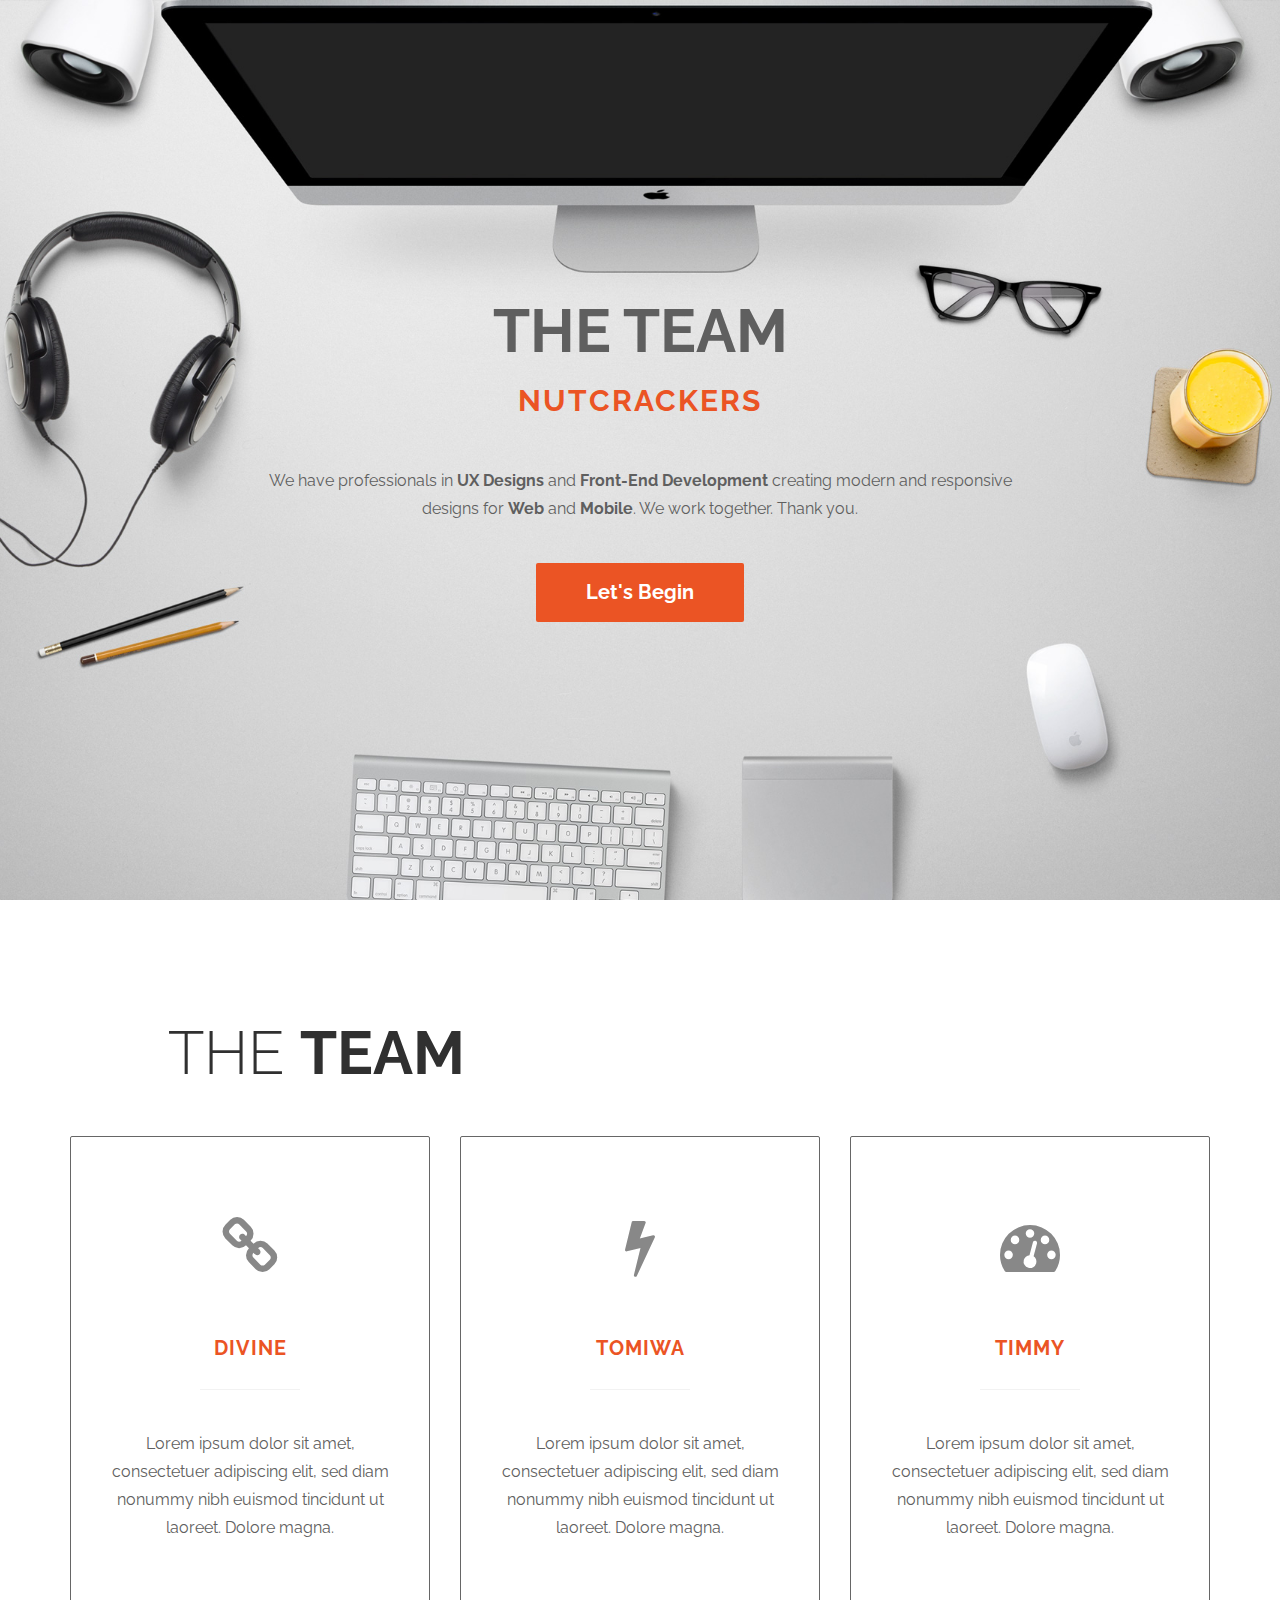
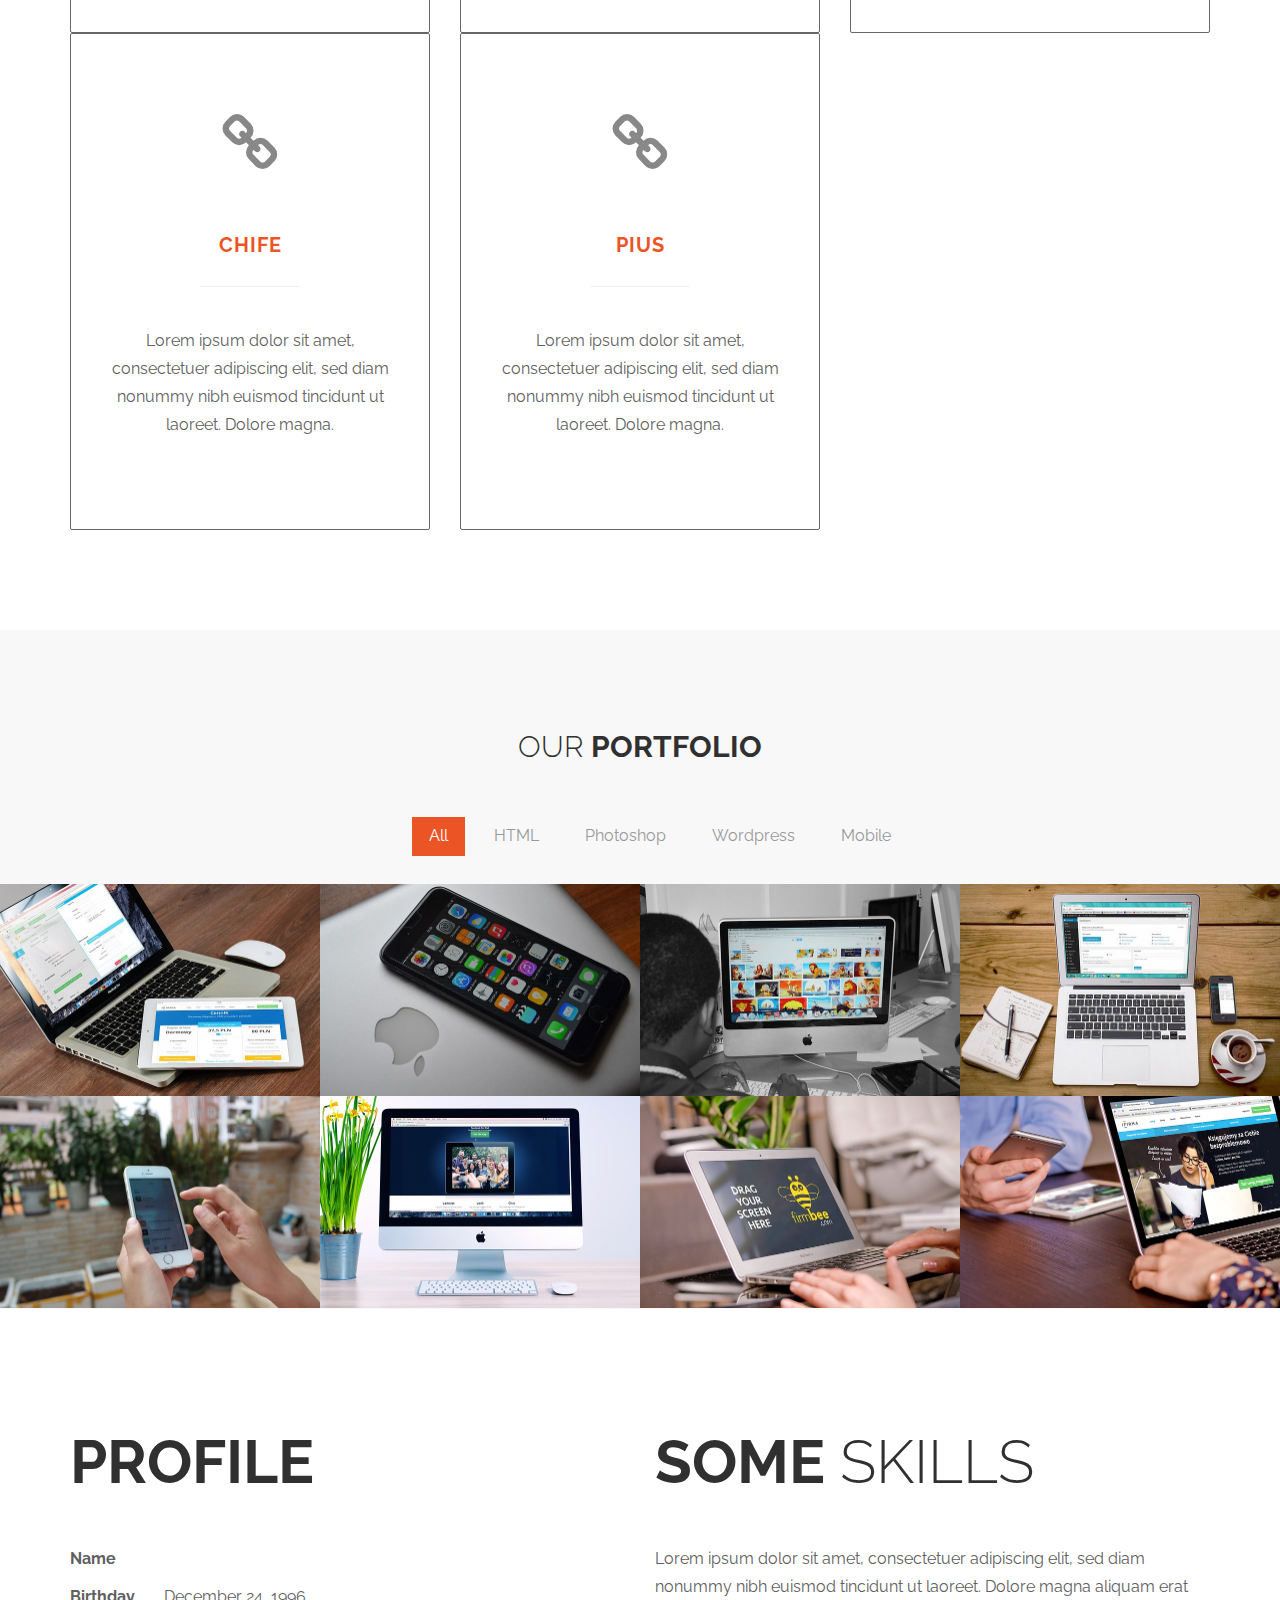
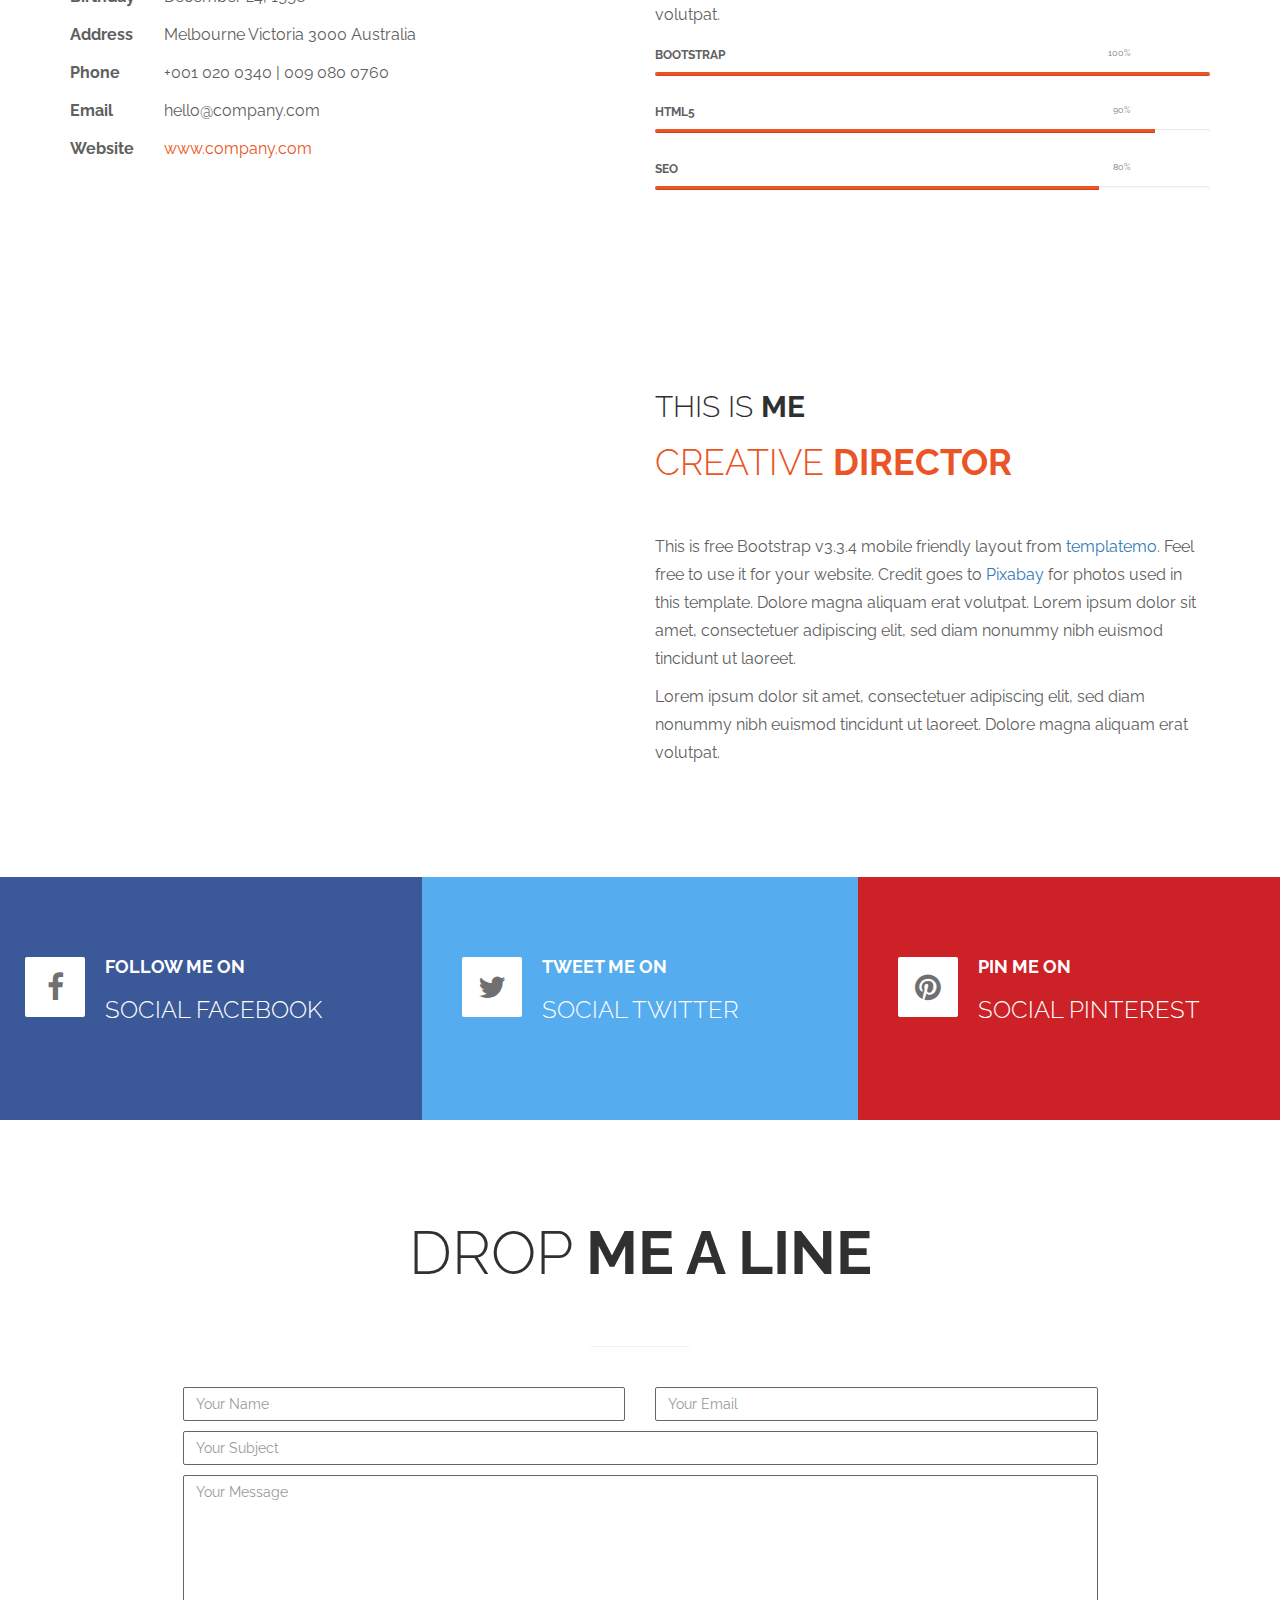
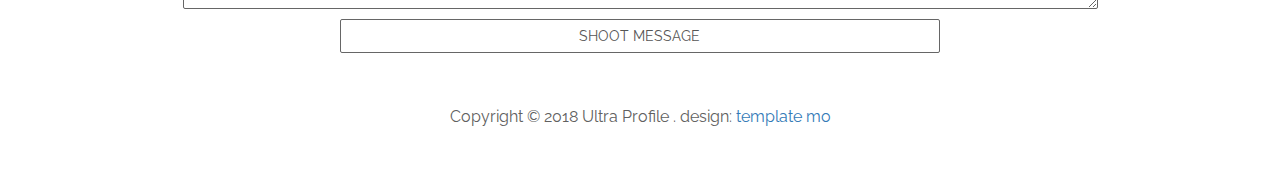
<file: DIVINE WEBDESIGN/index.html>
<!DOCTYPE html>
<html lang="en">
<head>
	<meta charset="utf-8">
	<meta http-equiv="X-UA-Compatible" content="IE=Edge">
	<meta name="viewport" content="width=device-width, initial-scale=1">
	<meta name="keywords" content="">
	<meta name="description" content="">
	<!-- SITE TITLE -->
	<title>Ultra Profile HTML5 Template</title>

	<!-- STYLESHEETS -->
	<link rel="stylesheet" href="css/bootstrap.min.css">
	<link rel="stylesheet" href="css/font-awesome.min.css">
	<link rel="stylesheet" href="css/templatemo-style.css">
	<link href='//fonts.googleapis.com/css?family=Raleway:400,300,600,700' rel='stylesheet' type='text/css'>
<!-- 

Ultra Profile

https://templatemo.com/tm-464-ultra-profile

-->
</head>
<body data-spy="scroll" data-target="#rock-navigation">
	<!-- START NAVIGATION -->
	<div class="navbar navbar-default bs-dos-nav navbar-fixed-top sticky-navigation" role="navigation">
		<div class="container">

			<div class="navbar-header">
				<button class="navbar-toggle" data-toggle="collapse" data-target="#rock-navigation">
					<span class="icon icon-bar"></span>
					<span class="icon icon-bar"></span>
					<span class="icon icon-bar"></span>
				</button>
				<a href="#" class="navbar-brand">Ultra Profile</a>
			</div>
			<nav class="collapse navbar-collapse" id="rock-navigation">
				<ul class="nav navbar-nav navbar-right main-navigation text-uppercase">
					<li><a href="#home" class="smoothScroll">Home</a></li>
					<li><a href="#work" class="smoothScroll">My Work</a></li>
					<li><a href="#portfolio" class="smoothScroll">Portfolio</a></li>
					<li><a href="#resume" class="smoothScroll">Resume</a></li>
					<li><a href="#about" class="smoothScroll">About</a></li>
					<li><a href="#contact" class="smoothScroll">Contact</a></li>
				</ul>
			</nav>

		</div>
	</div>
	<!-- END NAVIGATION -->

	<!-- START HOME -->
	<section id="home" class="templatemo-home">
		<div class="container">
			<div class="row">
				<div class="col-md-2 col-sm-1"></div>
				<div class="col-md-8 col-sm-10">
					<h1 class="tm-home-title"><strong>The Team</strong></h1>
					<h2 class="tm-home-subtitle">NutCrackers</h2>
					<p>We have professionals in <strong>UX Designs</strong> and <strong>Front-End Development</strong> creating modern and responsive designs for <strong>Web</strong> and <strong>Mobile</strong>. We work together. Thank you.</p>
					<a href="#work" class="btn btn-default smoothScroll tm-view-more-btn">Let's Begin</a>
				</div>
				<div class="col-md-2 col-sm-1"></div>
			</div>
		</div>
	</section>
	<!-- END HOME -->

	<!-- START work -->
	<section id="work" class="tm-padding-top-bottom-100">
		<div class="container">
			<div class="row">
				<div class="col-md-offset-1 col-md-11">
					<h2 class="title">The <strong>Team</strong></h2>						
				</div>
				<div class="col-md-4 col-sm-4">
					<div class="work-wrapper">
						<i class="fa fa-link"></i>
						<h3 class="text-uppercase tm-work-h3">Divine</h3>
						<hr>
						<p>Lorem ipsum dolor sit amet, consectetuer adipiscing elit, sed diam nonummy nibh euismod tincidunt ut laoreet. Dolore magna.</p>
					</div>
				</div>
				<div class="col-md-4 col-sm-4">
					<div class="work-wrapper">
						<i class="fa fa-flash"></i>
						<h3 class="text-uppercase tm-work-h3">Tomiwa</h3>
						<hr>
						<p>Lorem ipsum dolor sit amet, consectetuer adipiscing elit, sed diam nonummy nibh euismod tincidunt ut laoreet. Dolore magna.</p>
					</div>
				</div>
				<div class="col-md-4 col-sm-4">
					<div class="work-wrapper">
						<i class="fa fa-dashboard"></i>
						<h3 class="text-uppercase tm-work-h3">Timmy</h3>
						<hr>
						<p>Lorem ipsum dolor sit amet, consectetuer adipiscing elit, sed diam nonummy nibh euismod tincidunt ut laoreet. Dolore magna.</p>
					</div>
				</div>
				<div class="col-md-4 col-sm-4">
					<div class="work-wrapper">
						<i class="fa fa-link"></i>
						<h3 class="text-uppercase tm-work-h3">Chife</h3>
						<hr>
						<p>Lorem ipsum dolor sit amet, consectetuer adipiscing elit, sed diam nonummy nibh euismod tincidunt ut laoreet. Dolore magna.</p>
					</div>
				</div>
				<div class="col-md-4 col-sm-4">
					<div class="work-wrapper">
						<i class="fa fa-link"></i>
						<h3 class="text-uppercase tm-work-h3">Pius</h3>
						<hr>
						<p>Lorem ipsum dolor sit amet, consectetuer adipiscing elit, sed diam nonummy nibh euismod tincidunt ut laoreet. Dolore magna.</p>
					</div>
				</div>
			</div>
		</div>
	</section>
	<!-- END work -->

	<!-- START PORTFOLIO -->
	<section id="portfolio" class="tm-portfolio">
		<div class="container">
			<div class="row">
				<div class="col-md-12 wow bounce">
					<div class="title">
						<h2 class="tm-portfolio-title">Our <strong>Portfolio</strong></h2>
					</div>

					<!-- START ISO SECTION -->
					<div class="iso-section">
						<ul class="filter-wrapper clearfix">
							<li><a href="#" class="opc-main-bg selected" data-filter="*">All</a></li>
							<li><a href="#" class="opc-main-bg" data-filter=".html">HTML</a></li>
							<li><a href="#" class="opc-main-bg" data-filter=".photoshop">Photoshop</a></li>
							<li><a href="#" class="opc-main-bg" data-filter=".wordpress">Wordpress</a></li>
							<li><a href="#" class="opc-main-bg" data-filter=".mobile">Mobile</a></li>
						</ul>
						<div class="iso-box-section">
							<div class="iso-box-wrapper col4-iso-box">
								<div class="iso-box html photoshop wordpress mobile col-md-3 col-sm-3 col-xs-12">
									<div class="portfolio-thumb">
										<img src="images/portfolio-img1.jpg" class="fluid-img" alt="portfolio img">
										<div class="portfolio-overlay">
											<h3 class="portfolio-item-title">UX Design</h3>
											<p>Lorem ipsum dolor sit amet, consectetuer adipiscing elit, sed diam nonumm.</p>
										</div>
									</div>
								</div>
								<div class="iso-box html wordpress mobile col-md-3 col-sm-3 col-xs-12">
									<div class="portfolio-thumb">
										<img src="images/portfolio-img2.jpg" class="fluid-img" alt="portfolio img">
										<div class="portfolio-overlay">
											<h3 class="portfolio-item-title">UX Design</h3>
											<p>Lorem ipsum dolor sit amet, consectetuer adipiscing elit, sed diam nonumm.</p>
										</div>
									</div>
								</div>
								<div class="iso-box wordpress col-md-3 col-sm-3 col-xs-12">
									<div class="portfolio-thumb">
										<img src="images/portfolio-img3.jpg" class="fluid-img" alt="portfolio img">
										<div class="portfolio-overlay">
											<h3 class="portfolio-item-title">UX Design</h3>
											<p>Lorem ipsum dolor sit amet, consectetuer adipiscing elit, sed diam nonumm.</p>
										</div>
									</div>
								</div>
								<div class="iso-box html mobile col-md-3 col-sm-3 col-xs-12">
									<div class="portfolio-thumb">
										<img src="images/portfolio-img4.jpg" class="fluid-img" alt="portfolio img">
										<div class="portfolio-overlay">
											<h3 class="portfolio-item-title">UX Design</h3>
											<p>Lorem ipsum dolor sit amet, consectetuer adipiscing elit, sed diam nonumm.</p>
										</div>
									</div>
								</div>
								<div class="iso-box wordpress col-md-3 col-sm-3 col-xs-12">
									<div class="portfolio-thumb">
										<img src="images/portfolio-img5.jpg" class="fluid-img" alt="portfolio img">
										<div class="portfolio-overlay">
											<h3 class="portfolio-item-title">UX Design</h3>
											<p>Lorem ipsum dolor sit amet, consectetuer adipiscing elit, sed diam nonumm.</p>
										</div>
									</div>
								</div>
								<div class="iso-box html photoshop col-md-3 col-sm-3 col-xs-12">
									<div class="portfolio-thumb">
										<img src="images/portfolio-img6.jpg" class="fluid-img" alt="portfolio img">
										<div class="portfolio-overlay">
											<h3 class="portfolio-item-title">UX Design</h3>
											<p>Lorem ipsum dolor sit amet, consectetuer adipiscing elit, sed diam nonumm.</p>
										</div>
									</div>
								</div>
								<div class="iso-box photoshop col-md-3 col-sm-3 col-xs-12">
									<div class="portfolio-thumb">
										<img src="images/portfolio-img7.jpg" class="fluid-img" alt="portfolio img">
										<div class="portfolio-overlay">
											<h3 class="portfolio-item-title">UX Design</h3>
											<p>Lorem ipsum dolor sit amet, consectetuer adipiscing elit, sed diam nonumm.</p>
										</div>
									</div>
								</div>
								<div class="iso-box wordpress col-md-3 col-sm-3 col-xs-12">
									<div class="portfolio-thumb">
										<img src="images/portfolio-img8.jpg" class="fluid-img" alt="portfolio img">
										<div class="portfolio-overlay">
											<h3 class="portfolio-item-title">UX Design</h3>
											<p>Lorem ipsum dolor sit amet, consectetuer adipiscing elit, sed diam nonumm.</p>
										</div>
									</div>
								</div>
							</div>
						</div>
					</div>
				</div>
			</div>
		</div>
	</section>
	<!-- END PORTFOLIO -->

	<!-- START RESUME -->
	<section id="resume" class="tm-padding-top-bottom-100">
		<div class="container">
			<div class="row">
				<div class="col-md-6 col-sm-6">					
					<h2 class="title"><strong>Profile</strong></h2>
					<p><span class="tm-info-label">Name</span> </p>
					<p><span class="tm-info-label">Birthday</span> December 24, 1996</p>
					<p><span class="tm-info-label">Address</span> Melbourne Victoria 3000 Australia</p>
					<p><span class="tm-info-label">Phone</span> +001 020 0340 | 009 080 0760</p>
					<p><span class="tm-info-label">Email</span> hello@company.com</p>
					<p><span class="tm-info-label">Website</span> <a href="#" class="tm-red-text">www.company.com</a></p>
				</div>
				<div class="col-md-6 col-sm-6">
					<h2 class="title"><strong>Some</strong> Skills</h2>
					<p>Lorem ipsum dolor sit amet, consectetuer adipiscing elit, sed diam nonummy nibh euismod tincidunt ut laoreet. Dolore magna aliquam erat volutpat.</p>
					<h4 class="tm-progress-label">Bootstrap <small class="progress-percent-small">100%</small></h4>
					<div class="progress tm-progress">
						<div class="progress-bar progress-bar-danger" role="progressbar" aria-valuenow="100" aria-valuemin="0" aria-valuemax="100" style="width: 100%;"></div>
					</div>
					<h4 class="tm-progress-label">HTML5 <small class="progress-percent-small">90%</small></h4>
					<div class="progress tm-progress">
						<div class="progress-bar progress-bar-danger" role="progressbar" aria-valuenow="90" aria-valuemin="0" aria-valuemax="100" style="width: 90%;"></div>
					</div>
					<h4 class="tm-progress-label">SEO <small class="progress-percent-small">80%</small></h4>
					<div class="progress tm-progress">
						<div class="progress-bar progress-bar-danger" role="progressbar" aria-valuenow="80" aria-valuemin="0" aria-valuemax="100" style="width: 80%;"></div>
					</div>
				</div>
			</div>
		</div>
	</section>
	<!-- END RESUME -->

	<!-- START ABOUT -->
	<section id="about" class="tm-about">
		<div class="container">
			<div class="row">
				<div class="col-md-offset-6 col-md-6 col-sm-offset-6 col-sm-7">
					<div class="title">
						<h2>This is <strong>me</strong></h2>
						<h1 class="tm-red-text">Creative <strong>Director</strong></h1>
					</div>
					<p>This is free Bootstrap v3.3.4 mobile friendly layout from <a rel="nofollow" href="https://templatemo.com">templatemo</a>. Feel free to use it for your website. Credit goes to <a rel="nofollow" href="https://pixabay.com">Pixabay</a> for photos used in this template. Dolore magna aliquam erat volutpat. Lorem ipsum dolor sit amet, consectetuer adipiscing elit, sed diam nonummy nibh euismod tincidunt ut laoreet.</p>
					<p>Lorem ipsum dolor sit amet, consectetuer adipiscing elit, sed diam nonummy nibh euismod tincidunt ut laoreet. Dolore magna aliquam erat volutpat.</p>
				</div>
			</div>
		</div>
	</section>
	<!-- END ABOUT -->

	<!-- START SOCIAL -->
	<section id="social" class="tm-social">
		<div class="container">
			<div class="row">
				<div class="col-md-4 col-sm-4 wow rotateInUpLeft" data-wow-delay="0.3s">
					<div class="media facebook">
						<a href="#">
							<div class="media-object pull-left">
								<i class="fa fa-facebook"></i>
							</div>
							<div class="media-body">
								<h4 class="media-heading tm-social-title">Follow me on</h4>
								<h3>Social Facebook</h3>
							</div>
						</a>
					</div>
				</div>
				<div class="col-md-4 col-sm-4 wow rotateInUpLeft" data-wow-delay="0.6s">
					<div class="media twitter">
						<a href="#">
							<div class="media-object pull-left">
								<i class="fa fa-twitter"></i>
							</div>
							<div class="media-body">
								<h4 class="media-heading tm-social-title">Tweet me on</h4>
								<h3>Social Twitter</h3>
							</div>
						</a>
					</div>
				</div>
				<div class="col-md-4 col-sm-4 wow rotateInUpLeft" data-wow-delay="0.9s">
					<div class="media pinterest">
						<a href="#">
							<div class="media-object pull-left">
								<i class="fa fa-pinterest"></i>
							</div>
							<div class="media-body">
								<h4 class="media-heading tm-social-title">Pin me on</h4>
								<h3>Social Pinterest</h3>
							</div>
						</a>
					</div>
				</div>
			</div>
		</div>
	</section>
	<!-- END SOCIAL -->

	<!-- START CONTACT -->
	<section id="contact" class="tm-contact">
		<div class="container">
			<div class="row">
				<div class="col-md-12">					
					<h2 class="title">Drop <strong>me a line</strong></h2>
					<hr>					
				</div>
				<div class="col-md-1 col-sm-1"></div>
				<div class="col-md-10 col-sm-10">
					<form action="#" method="post">
						<div class="col-md-6 col-sm-6">
							<input class="form-control" type="text" placeholder="Your Name">
						</div>
						<div class="col-md-6 col-sm-6">
							<input class="form-control" type="email" placeholder="Your Email">
						</div>
						<div class="col-md-12 col-sm-12">
							<input class="form-control" type="text" placeholder="Your Subject">
							<textarea class="form-control" placeholder="Your Message" rows="6"></textarea>
						</div>
						<div class="col-md-offset-2 col-md-8 col-sm-offset-2 col-sm-8">
							<input class="form-control" type="submit" value="SHOOT MESSAGE">
						</div>
					</form>
				</div>
				<div class="col-md-1 col-sm-1"></div>
				<div class="col-md-12 col-sm-12">
					<p>Copyright &copy; 2018 Ultra Profile
                    . design: <a rel="nofollow noopener" href="https://templatemo.com">template mo</a></p>
				</div>
			</div>
		</div>
	</section>
	<!-- END CONTACT -->
	<script src="js/jquery.js"></script>
	<script src="js/bootstrap.min.js"></script>
	<script src="js/smoothscroll.js"></script>
	<script src="js/jquery.nav.js"></script>
	<script src="js/isotope.js"></script>
	<script src="js/imagesloaded.min.js"></script>
	<script src="js/custom.js"></script>
</body>
</html>
</file>
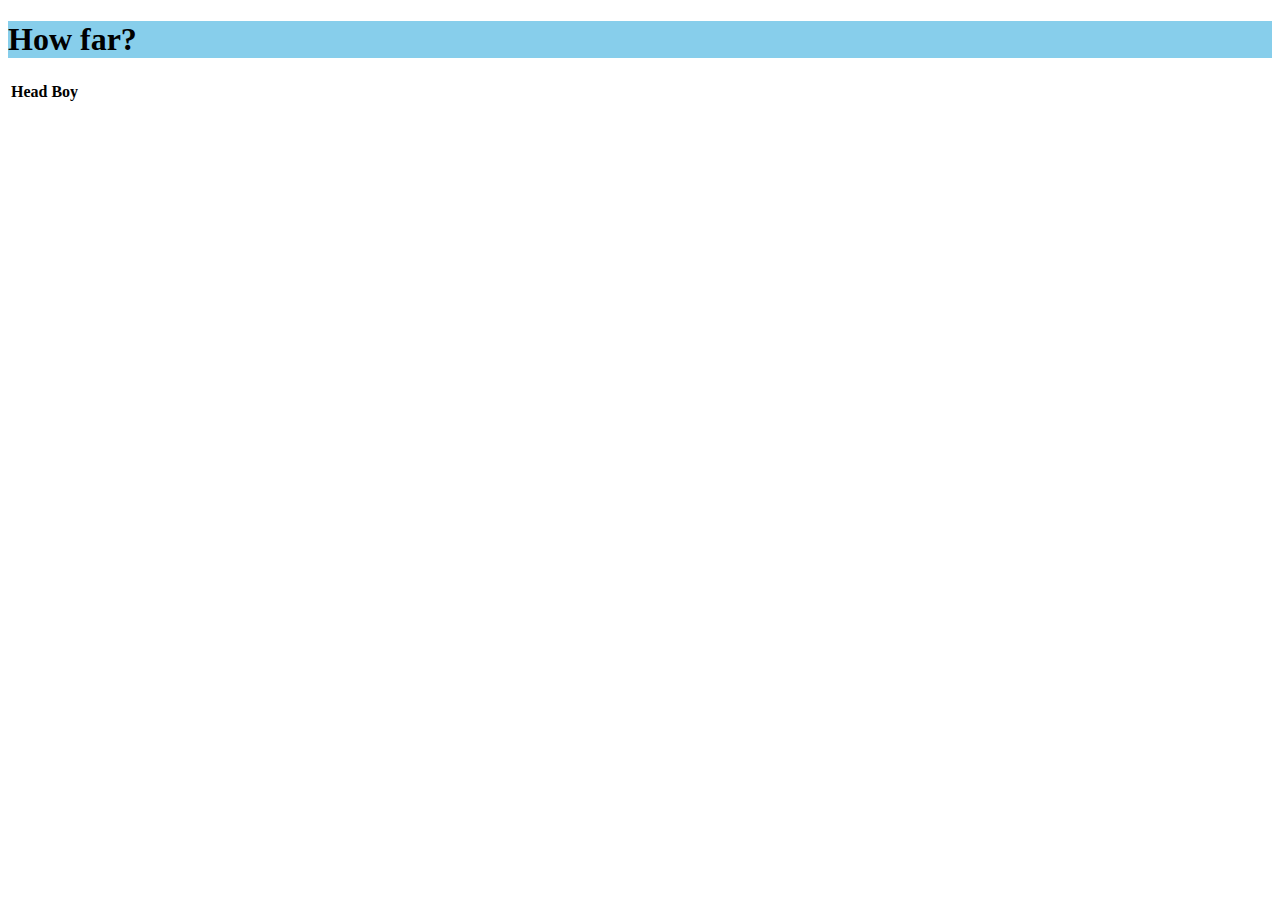
<file: DIVINE WEBDESIGN/ASSETS/index.html>
<!DOCTYPE html>
<html lang="en">
<head>
    <meta charset="UTF-8">
    <meta http-equiv="X-UA-Compatible" content="IE=edge">
    <meta name="viewport" content="width=device-width, initial-scale=1.0">
    <title>Document</title>
    <style>
        h1 {
            background-color: skyblue;
            background-size: contain;
        }
    </style>
</head>
<body>
    <h1>How far?</h1>
    <table>
        <thead>
            <tr>
                <th colspan="2">Head Boy</th>
            </tr>
        </thead>
        <tbody>
            <tr>
                <td></td>
            </tr>
        </tbody>
    </table>
    <form action=""></form>
</body>
</html>
</file>
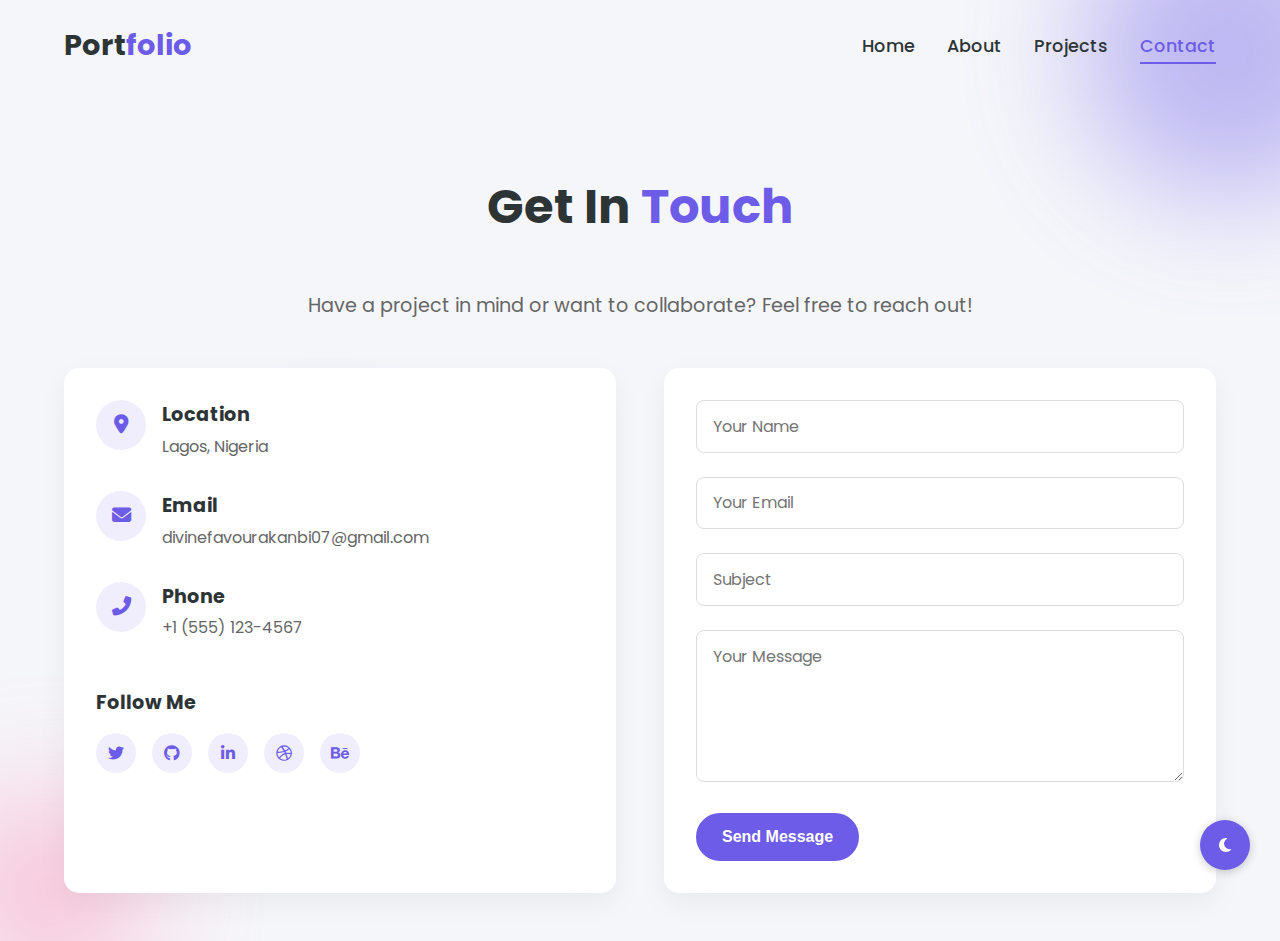
<file: contact.html>
<!DOCTYPE html>
<html lang="en">
<head>
    <meta charset="UTF-8">
    <meta name="viewport" content="width=device-width, initial-scale=1.0">
    <title>Creative Portfolio | Contact</title>
    <link rel="stylesheet" href="https://cdnjs.cloudflare.com/ajax/libs/font-awesome/6.4.0/css/all.min.css">
    <link href="https://fonts.googleapis.com/css2?family=Poppins:wght@300;400;600;700&display=swap" rel="stylesheet">
    <link rel="stylesheet" href="styles.css">
</head>
<body>
    <div class="container">
        <!-- Navigation -->
        <nav class="nav">
            <div class="nav-logo">
                <a href="index.html" class="logo">Port<span>folio</span></a>
            </div>
            <div class="nav-links" id="nav-links">
                <a href="index.html">Home</a>
                <a href="about.html">About</a>
                <a href="projects.html">Projects</a>
                <a href="contact.html" class="active">Contact</a>
                <div class="nav-close" id="nav-close">
                    <i class="fas fa-times"></i>
                </div>
            </div>
            <div class="nav-toggle" id="nav-toggle">
                <i class="fas fa-bars"></i>
            </div>
        </nav>

        <!-- Contact Page Content -->
        <main class="contact">
            <h1 class="page-title">Get In <span>Touch</span></h1>
            <p class="page-subtitle">Have a project in mind or want to collaborate? Feel free to reach out!</p>
            
            <div class="contact-container">
                <div class="contact-info">
                    <div class="info-box">
                        <div class="icon">
                            <i class="fas fa-map-marker-alt"></i>
                        </div>
                        <div class="details">
                            <h3>Location</h3>
                            <p>Lagos, Nigeria</p>
                        </div>
                    </div>
                    
                    <div class="info-box">
                        <div class="icon">
                            <i class="fas fa-envelope"></i>
                        </div>
                        <div class="details">
                            <h3>Email</h3>
                            <p>divinefavourakanbi07@gmail.com</p>
                        </div>
                    </div>
                    
                    <div class="info-box">
                        <div class="icon">
                            <i class="fas fa-phone-alt"></i>
                        </div>
                        <div class="details">
                            <h3>Phone</h3>
                            <p>+1 (555) 123-4567</p>
                        </div>
                    </div>
                    
                    <div class="social-links">
                        <h3>Follow Me</h3>
                        <div class="links">
                            <a href="#"><i class="fab fa-twitter"></i></a>
                            <a href="#"><i class="fab fa-github"></i></a>
                            <a href="#"><i class="fab fa-linkedin-in"></i></a>
                            <a href="#"><i class="fab fa-dribbble"></i></a>
                            <a href="#"><i class="fab fa-behance"></i></a>
                        </div>
                    </div>
                </div>
                
                <div class="contact-form">
                    <form id="contactForm">
                        <div class="form-group">
                            <input type="text" id="name" placeholder="Your Name" required>
                        </div>
                        <div class="form-group">
                            <input type="email" id="email" placeholder="Your Email" required>
                        </div>
                        <div class="form-group">
                            <input type="text" id="subject" placeholder="Subject">
                        </div>
                        <div class="form-group">
                            <textarea id="message" rows="5" placeholder="Your Message" required></textarea>
                        </div>
                        <button type="submit" class="btn btn-primary">Send Message</button>
                    </form>
                </div>
            </div>
        </main>

        <!-- Floating Shapes for Background -->
        <div class="shape shape-1"></div>
        <div class="shape shape-2"></div>
        <div class="shape shape-3"></div>
    </div>

    <script src="script.js"></script>
</body>
</html>
</file>
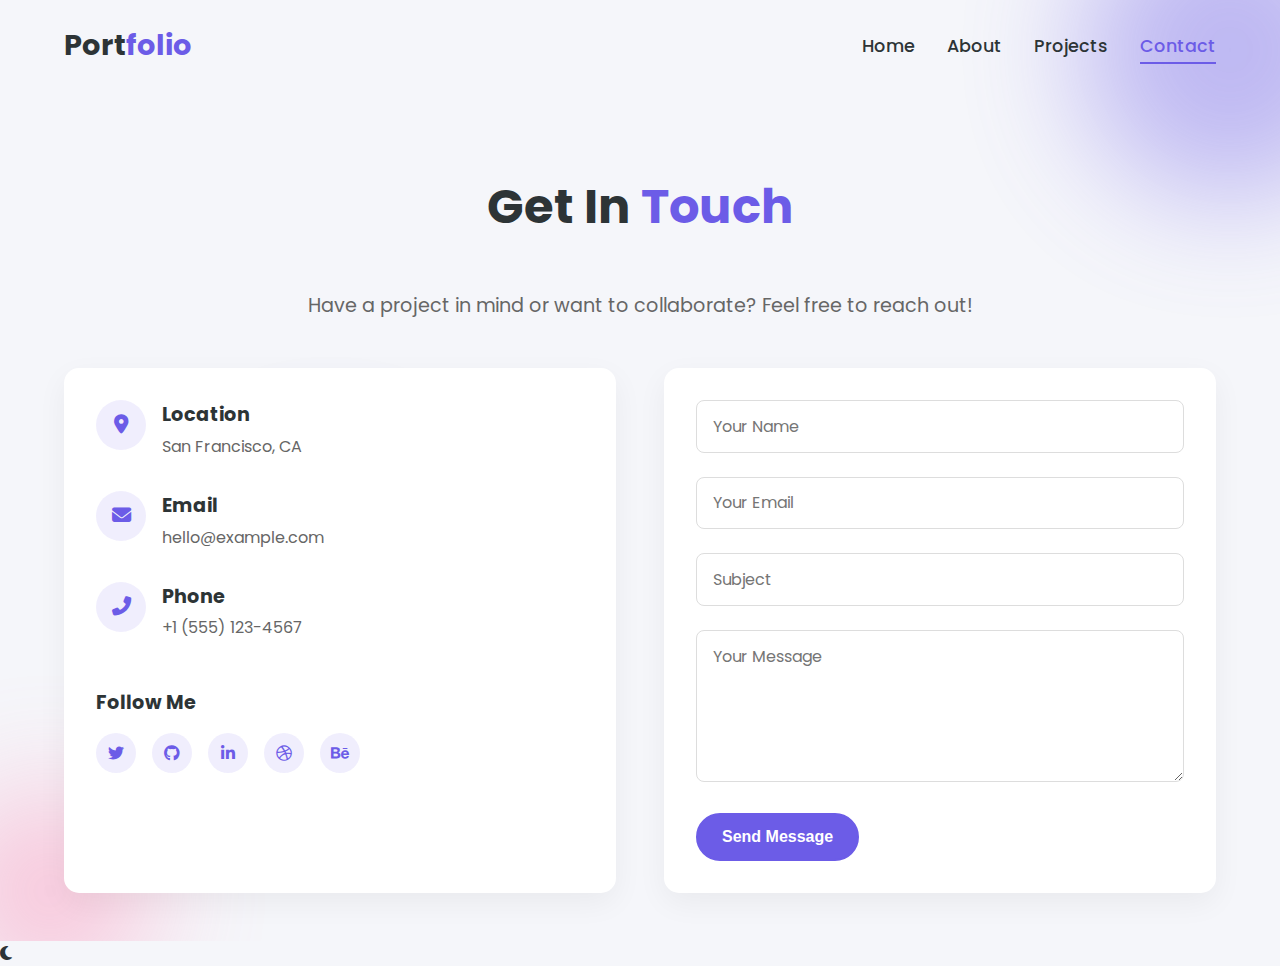
<file: Portfolio Site/contact.html>
<!DOCTYPE html>
<html lang="en">
<head>
    <meta charset="UTF-8">
    <meta name="viewport" content="width=device-width, initial-scale=1.0">
    <title>Creative Portfolio | Contact</title>
    <link rel="stylesheet" href="https://cdnjs.cloudflare.com/ajax/libs/font-awesome/6.4.0/css/all.min.css">
    <link href="https://fonts.googleapis.com/css2?family=Poppins:wght@300;400;600;700&display=swap" rel="stylesheet">
    <link rel="stylesheet" href="styles.css">
</head>
<body>
    <div class="container">
        <!-- Navigation -->
        <nav class="nav">
            <div class="nav-logo">
                <a href="index.html" class="logo">Port<span>folio</span></a>
            </div>
            <div class="nav-links" id="nav-links">
                <a href="index.html">Home</a>
                <a href="about.html">About</a>
                <a href="projects.html">Projects</a>
                <a href="contact.html" class="active">Contact</a>
                <div class="nav-close" id="nav-close">
                    <i class="fas fa-times"></i>
                </div>
            </div>
            <div class="nav-toggle" id="nav-toggle">
                <i class="fas fa-bars"></i>
            </div>
        </nav>

        <!-- Contact Page Content -->
        <main class="contact">
            <h1 class="page-title">Get In <span>Touch</span></h1>
            <p class="page-subtitle">Have a project in mind or want to collaborate? Feel free to reach out!</p>
            
            <div class="contact-container">
                <div class="contact-info">
                    <div class="info-box">
                        <div class="icon">
                            <i class="fas fa-map-marker-alt"></i>
                        </div>
                        <div class="details">
                            <h3>Location</h3>
                            <p>San Francisco, CA</p>
                        </div>
                    </div>
                    
                    <div class="info-box">
                        <div class="icon">
                            <i class="fas fa-envelope"></i>
                        </div>
                        <div class="details">
                            <h3>Email</h3>
                            <p>hello@example.com</p>
                        </div>
                    </div>
                    
                    <div class="info-box">
                        <div class="icon">
                            <i class="fas fa-phone-alt"></i>
                        </div>
                        <div class="details">
                            <h3>Phone</h3>
                            <p>+1 (555) 123-4567</p>
                        </div>
                    </div>
                    
                    <div class="social-links">
                        <h3>Follow Me</h3>
                        <div class="links">
                            <a href="#"><i class="fab fa-twitter"></i></a>
                            <a href="#"><i class="fab fa-github"></i></a>
                            <a href="#"><i class="fab fa-linkedin-in"></i></a>
                            <a href="#"><i class="fab fa-dribbble"></i></a>
                            <a href="#"><i class="fab fa-behance"></i></a>
                        </div>
                    </div>
                </div>
                
                <div class="contact-form">
                    <form id="contactForm">
                        <div class="form-group">
                            <input type="text" id="name" placeholder="Your Name" required>
                        </div>
                        <div class="form-group">
                            <input type="email" id="email" placeholder="Your Email" required>
                        </div>
                        <div class="form-group">
                            <input type="text" id="subject" placeholder="Subject">
                        </div>
                        <div class="form-group">
                            <textarea id="message" rows="5" placeholder="Your Message" required></textarea>
                        </div>
                        <button type="submit" class="btn btn-primary">Send Message</button>
                    </form>
                </div>
            </div>
        </main>

        <!-- Floating Shapes for Background -->
        <div class="shape shape-1"></div>
        <div class="shape shape-2"></div>
        <div class="shape shape-3"></div>
    </div>

    <script src="script.js"></script>
</body>
</html>
</file>
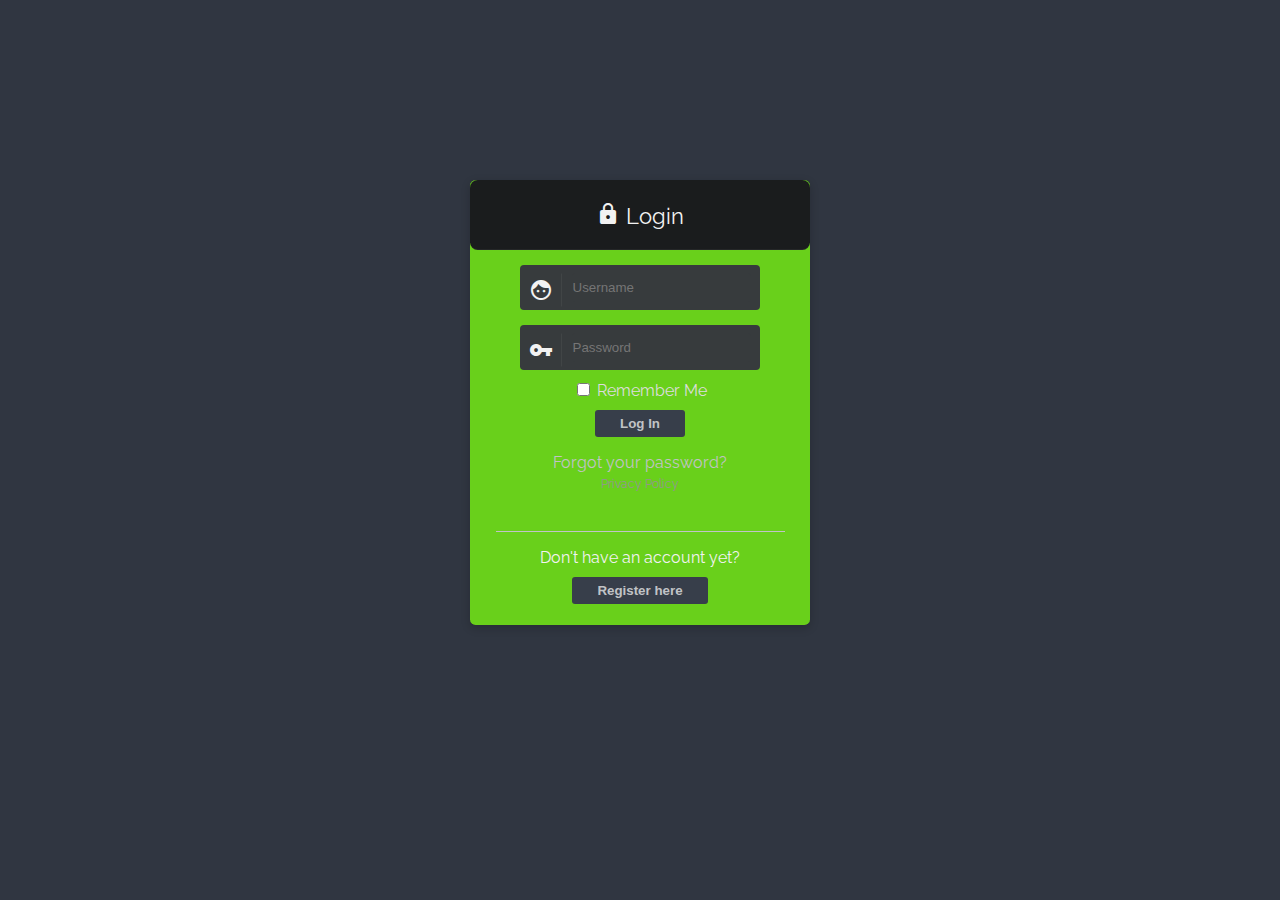
<file: DIVINE WEBDESIGN/ASSETS/login.html>
<html>

<head>
    <meta charset="UTF-8">
    <title>Login</title>
    <meta name="description" content="Login - Register Template">
    <meta name="author" content="Lorenzo Angelino aka MrLolok">
    <meta name="viewport" content="width=device-width, initial-scale=1.0">
    <link href="https://fonts.googleapis.com/icon?family=Material+Icons" rel="stylesheet">
    <link rel="stylesheet" href="CSS/main.css">
    <style>
        body {
            background-color: #303641;
        }
    </style>
</head>

<body>
    <div id="container-login">
        <div id="title">
            <i class="material-icons lock">lock</i> Login
        </div>

        <form>
            <div class="input">
                <div class="input-addon">
                    <i class="material-icons">face</i>
                </div>
                <input id="username" placeholder="Username" type="text" required class="validate" autocomplete="off">
            </div>

            <div class="clearfix"></div>

            <div class="input">
                <div class="input-addon">
                    <i class="material-icons">vpn_key</i>
                </div>
                <input id="password" placeholder="Password" type="password" required class="validate" autocomplete="off">
            </div>

            <div class="remember-me">
                <input type="checkbox">
                <span style="color: #DDD">Remember Me</span>
            </div>

            <input type="submit" value="Log In" />
        </form>

        <div class="forgot-password">
            <a href="#">Forgot your password?</a>
        </div>
        <div class="privacy">
            <a href="#">Privacy Policy</a>
        </div>

        <div class="register">
            Don't have an account yet?
            <a href="register.html"><button id="register-link">Register here</button></a>
        </div>
    </div>
</body>

</html>
</file>
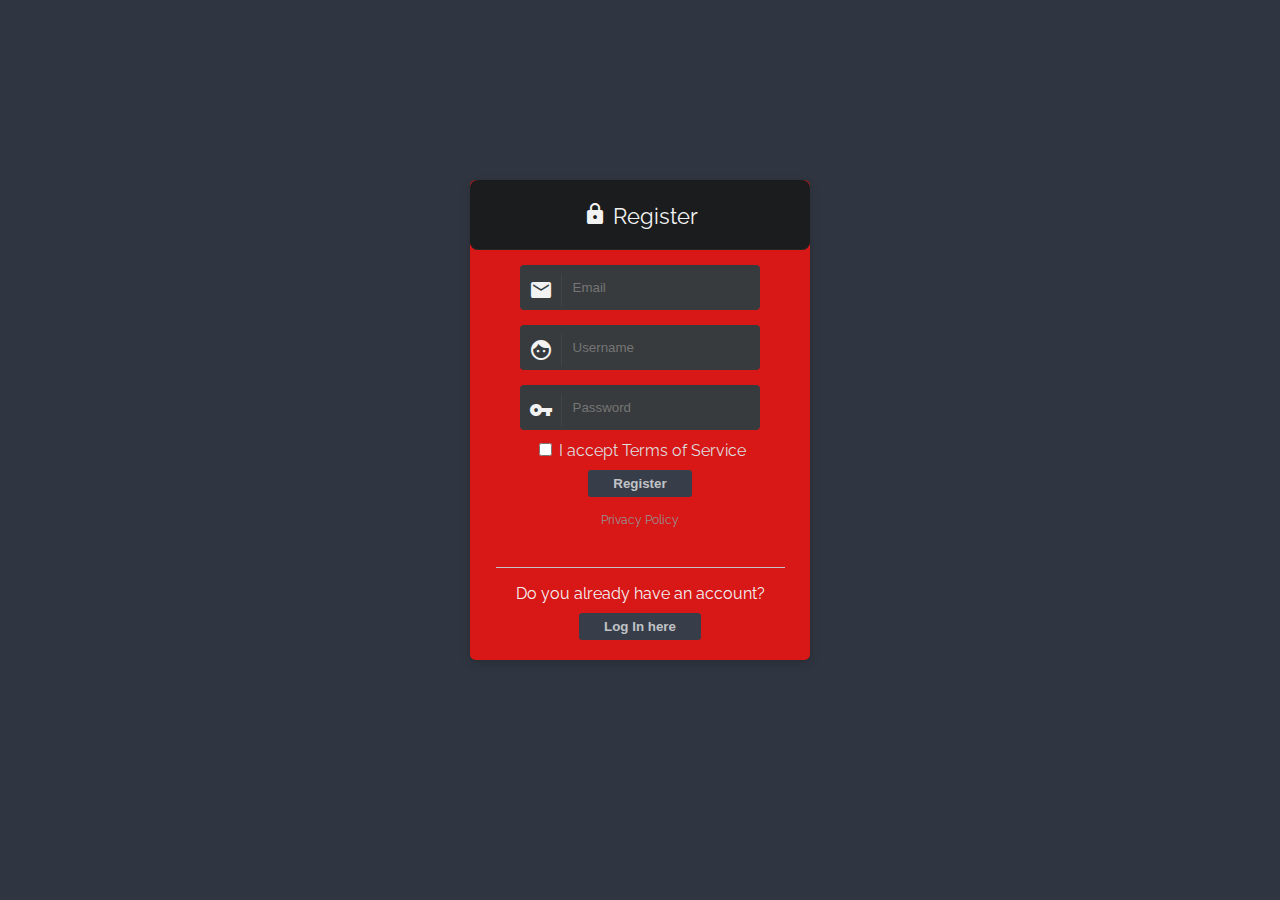
<file: DIVINE WEBDESIGN/ASSETS/register.html>
<html>

<head>
    <meta charset="UTF-8">
    <title>Register</title>
    <meta name="description" content="Login - Register Template">
    <meta name="author" content="Lorenzo Angelino aka MrLolok">
    <meta name="viewport" content="width=device-width, initial-scale=1.0">
    <link rel="stylesheet" href="CSS/main.css">
    <link href="https://fonts.googleapis.com/icon?family=Material+Icons" rel="stylesheet">
    <style>
        body {
            background-color: #303641;
        }
    </style>
</head>

<body>
    <div id="container-register">
        <div id="title">
            <i class="material-icons lock">lock</i> Register
        </div>

        <form>
            <div class="input">
                <div class="input-addon">
                    <i class="material-icons">email</i>
                </div>
                <input id="email" placeholder="Email" type="email" required class="validate" autocomplete="off">
            </div>

            <div class="clearfix"></div>

            <div class="input">
                <div class="input-addon">
                    <i class="material-icons">face</i>
                </div>
                <input id="username" placeholder="Username" type="text" required class="validate" autocomplete="off">
            </div>

            <div class="clearfix"></div>

            <div class="input">
                <div class="input-addon">
                    <i class="material-icons">vpn_key</i>
                </div>
                <input id="password" placeholder="Password" type="password" required class="validate" autocomplete="off">
            </div>

            <div class="remember-me">
                <input type="checkbox">
                <span style="color: #DDD">I accept Terms of Service</span>
            </div>

            <input type="submit" value="Register" />
        </form>

        <div class="privacy">
            <a href="#">Privacy Policy</a>
        </div>

        <div class="register">
            Do you already have an account?
            <a href="login.html"><button id="register-link">Log In here</button></a>
        </div>
    </div>
</body>

</html>
</file>
<file: DIVINE WEBDESIGN/css/templatemo-style.css>
/*

Ultra Profile

https://templatemo.com/tm-464-ultra-profile

*/

body {
  background: #ffffff;
  font-family: 'Raleway', sans-serif;
  font-size: 16px;
  color: #606060;
  position: relative;
}
html, body {
  width: 100%;
  overflow-x: hidden;
}
h1,h2,h3 { font-weight: 300; }
p { line-height: 28px; }
hr {
  border-color: #f2f2f2;
  width: 100px;
  margin-bottom: 40px;
}
.title {
  color: #303030;
  font-size: 60px;
  padding-bottom: 40px;
  text-transform: uppercase;
}

/* START NAVIGATION */
.sticky-navigation { opacity: 0; }
.navbar-default {
  background: #fff;
  border: none;
  -webkit-box-shadow: 0 2px 8px 0 rgba(50, 50, 50, 0.08);
          box-shadow: 0 2px 8px 0 rgba(50, 50, 50, 0.08);
  margin: 0;
  padding: 0;
}
.navbar-default .navbar-brand {
  color: #212227;
  font-weight: bold;
  font-size: 30px;
  line-height: 45px;
  padding: 10px 0 0 12px;
}
.navbar-default .navbar-nav li a {
  color: #202020;
  font-size: 13px;
  font-weight: bold;
  line-height: 45px;
  letter-spacing: 1px;
}
.navbar-default .navbar-nav li a:hover { color: #eb5424; }
.navbar-default .navbar-nav > li > a:hover,
.navbar-default .navbar-nav > li > a:focus {
  color: #eb5424;
  background-color: transparent;
}
.navbar-default .navbar-nav > .active > a,
.navbar-default .navbar-nav > .active > a:hover,
.navbar-default .navbar-nav > .active > a:focus {
  color: #eb5424;
  background-color: transparent;
}
.navbar-default .navbar-toggle {
  border: none;
  padding-top: 10px;
}
.navbar-default .navbar-toggle .icon-bar {
  background: #eb5424;
  border-color: transparent;
}
.navbar-default .navbar-toggle:hover,
.navbar-default .navbar-toggle:focus { background-color: transparent }
/* END NAVIGATION */

/* START HOME */
.templatemo-home {
  background: url('../images/home-bg.jpg');
  background-size: cover;
  background-attachment: fixed;
  background-position: center center;
  color: #5f5f5f;
  display: -webkit-box;
  display: -webkit-flex;
  display: -ms-flexbox;
  display: flex;
  -webkit-box-align: center;
  -webkit-align-items: center;
      -ms-flex-align: center;
          align-items: center;
  text-align: center;  
  height: 100vh;
}
.tm-home-title,
 .tm-home-subtitle {
  text-transform: uppercase;
 }
.tm-home-title { font-size: 60px; }
.tm-home-subtitle {
  color: #eb5424;
  font-weight: bold;
  padding-bottom: 40px;
  letter-spacing: 2px;
}
.tm-view-more-btn {
  background: #eb5424;
  color: #ffffff;
  border: none;
  border-radius: 2px;
  font-size: 20px;
  font-weight: 700;
  margin-top: 30px;
  padding: 15px 50px;
  -webkit-transition: all 0.6s ease-in;
          transition: all 0.6s ease-in;
}
.tm-view-more-btn:hover {
  background: #ffffff;
  color: #eb5424;
}
/* END HOME */

/* START WORK */
.tm-padding-top-bottom-100 {
  padding-top: 100px;
  padding-bottom: 100px;
}
.tm-work-h3 {
  color: #eb5424;
  font-size: 20px;
  font-weight: bold;
  letter-spacing: 1px;
  padding-bottom: 10px;
}
.work-wrapper {
  border: 1px solid #666;
  border-radius: 2px;
  text-align: center;
  padding: 80px 40px 80px 40px;
  -webkit-transition: all 0.6s ease-in;
          transition: all 0.6s ease-in;
}

.work-wrapper:hover { border-color: #eb5424; }
.work-wrapper .fa {
  color: #888888;
  font-size: 60px;
  padding-bottom: 40px;
}
/* END WORK */

/* START PORTFOLIO */
.tm-portfolio {
  background: #f8f8f8;
  padding-top: 80px;
}
.tm-portfolio .container {
  width: 100%;
  padding: 0;
  margin: 0;
}
.tm-portfolio .col-md-3,
 .tm-portfolio .col-sm-3 {
  padding: 0;
  margin: 0;
}
.tm-portfolio-title {
  text-align: center;
  text-transform: uppercase;
}
.portfolio-item-title {
  font-weight: bold;
  margin-top: 10px;
  text-transform: uppercase;
}
.portfolio-thumb {
  overflow: hidden;
  margin: 0;
  position: relative;
}
.portfolio-overlay {
  display: -webkit-box;
  display: -webkit-flex;
  display: -ms-flexbox;
  display: flex;
  -webkit-box-orient: vertical;
  -webkit-box-direction: normal;
  -webkit-flex-direction: column;
      -ms-flex-direction: column;
          flex-direction: column;
  -webkit-box-pack: center;
  -webkit-justify-content: center;
      -ms-flex-pack: center;
          justify-content: center;
  background: #eb5424;
  color: #ffffff;
  top: 0;
  right: 0;
  left: 0;
  bottom: 0;
  width: 100%;
  height: 100%;  
  padding: 0 40px;
  text-align: center;
  position: absolute;
  opacity: 0;
  transition: all 0.4s ease-in-out;
  -webkit-transition: all 0.4s ease-in-out;
  -moz-transition: all 0.4s ease-in-out;
  -ms-transition: all 0.4s ease-in-out;
}
.portfolio-thumb:hover .portfolio-overlay {
  opacity: 0.8;  
  -webkit-transform: scale(1.0);
  -ms-transform: scale(1.0);
  transform: scale(1.0);
}
.portfolio-overlay .fa {
  border: 1px solid #666;
  border-radius: 0;
  color: #666;
  width: 40px;
  height: 40px;
  line-height: 40px;
  text-align: center;
  text-decoration: none;
  margin-right: 6px;
  margin-bottom: 10px;
}

/* FILTER CSS */
.filter-wrapper {
  width: 100%;
  margin: 0 0 24px 0;
  overflow: hidden;
  text-align: center;
}
.filter-wrapper li {
  display: inline-block;
  margin: 4px;
}
.filter-wrapper li a {
  color: #999999;
  padding: 8px 17px;
  display: block;
  text-decoration: none;
  transition: all 0.4s ease-in-out;
  -webkit-transition: all 0.4s ease-in-out;
  -moz-transition: all 0.4s ease-in-out;
  -ms-transition: all 0.4s ease-in-out;
}
.filter-wrapper li a:focus,
 .filter-wrapper li a:hover,
 .filter-wrapper li a.selected {
  background: #eb5424;
  border-color: transparent;
  color: #ffffff;
}

/* ISOTOPE BOX CSS */
.iso-box-section { width: 100%; }
.iso-box-wrapper {
  width: 100%;
  padding: 0;
  clear: both;
  position: relative;
}
.iso-box {
  position: relative;
  min-height: 50px;
  float: left;
  overflow: hidden;
  margin-bottom: 20px;
}
.iso-box > a {
  display: block;
  width: 100%;
  height: 100%;
  overflow: hidden;
}
.iso-box > a {
  display: block;
  width: 100%;
  height: 100%;
  overflow: hidden;
}
.fluid-img {
  width: 100%;
  display: block;
  height: auto;
}
/* END PORTFOLIO */

/* START RESUME */
.tm-red-text { color: #eb5424; }
.tm-info-label {
  font-weight: bold;
  display: inline-block;
  width: 90px;
}
.tm-progress {
  background: #fff;
  border-radius: 2px;
  height: 4px;
}
.progress-bar-danger { background: #eb5424; }
.tm-progress-label {
  font-size: 12px;
  font-weight: bold;
  padding-top: 10px;
  text-transform: uppercase;
}
.progress-percent-small {
  display: block;
  float: right;
  padding-right: 80px;
}
/* END RESUME */

/* START ABOUT */
.tm-about {
  background: url('../images/about-bg.jpg');
  background-size: cover;
  background-attachment: fixed;
  background-position: center center;
  padding-top: 60px;
  padding-bottom: 100px;
}
/* END ABOUT */

/* START SOCIAL */
.tm-social {
  text-transform: uppercase;
}
.tm-social .container {
  width: 100%;
  padding: 0;
  margin: 0;
}
.tm-social .col-md-4 {
  padding: 0;
  margin: 0;
}
.facebook:hover,
.twitter:hover,
.pinterest:hover {
  background: #202020;
}
.facebook { background: #3b5998; }
.twitter { background: #55acee; }
.pinterest { background: #cc2127; }
.media {
  padding: 80px 40px 80px 40px;
  -webkit-transition: all 0.6s ease-in;
          transition: all 0.6s ease-in;
}
.tm-social a {
  color: #ffffff;
  display: inline-block;
  text-decoration: none;
}
.tm-social .media .fa {
  background: #ffffff;
  border-radius: 2px;
  color: #707070;
  font-size: 30px;
  width: 60px;
  height: 60px;
  line-height: 60px;
  text-align: center;
  margin-right: 20px;
}
.tm-social-title {
  font-family: 'Raleway', sans-serif;
  font-weight: bold;
}
/* END SOCIAL */

/* START CONTACT */
.tm-contact {
  text-align: center;
  padding-top: 80px;
  padding-bottom: 40px;
}
.form-control {
  background: transparent;
  border: 1px solid #666;
  border-radius: 2px;
  -webkit-box-shadow: none;
          box-shadow: none;
  margin-bottom: 10px;
  -webkit-transition: all 0.6s ease-in;
          transition: all 0.6s ease-in;
}
.form-control:focus,
 .form-control:hover {
  background: #202020;
  color: #ffffff;
}
input { height: 50px; }
.tm-contact p { padding-top: 40px; }
/* END CONTACT */

@media screen and (max-device-width: 1024px){
  .templatemo-home {
    background-attachment: scroll;
  }
}

/* START MEDIA 980 */
@media screen and (max-width:980px){
  .portfolio-overlay  { padding-top: 10px; }
}
/* END MEDIA 980 */

@media screen and (max-width: 767px) {
  .tm-home-title { font-size: 40px; }
}

/* START MEDIA 360 */
@media screen and (max-width:360px){
  .navbar-default .navbar-brand {  padding-top: 2px; }
}
/* END MEDIA 360 */
</file>
<file: styles.css>
/* Global Styles */
:root {
    --primary-color: #6c5ce7;
    --secondary-color: #a29bfe;
    --accent-color: #fd79a8;
    --dark-color: #2d3436;
    --light-color: #f5f6fa;
    --success-color: #00b894;
    --warning-color: #fdcb6e;
    --danger-color: #d63031;
    --info-color: #0984e3;
}

* {
    margin: 0;
    padding: 0;
    box-sizing: border-box;
}

html {
    scroll-behavior: smooth;
}

body {
    font-family: 'Poppins', sans-serif;
    background-color: var(--light-color);
    color: var(--dark-color);
    overflow-x: hidden;
}

.container {
    width: 100%;
    min-height: 100vh;
    position: relative;
    overflow: hidden;
}

/* Navigation */
.nav {
    display: flex;
    justify-content: space-between;
    align-items: center;
    padding: 1.5rem 5%;
    position: relative;
    z-index: 100;
}

.nav-logo .logo {
    font-size: 1.8rem;
    font-weight: 700;
    text-decoration: none;
    color: var(--dark-color);
    transition: all 0.3s ease;
}

.logo span {
    color: var(--primary-color);
}

.nav-links {
    display: flex;
    gap: 2rem;
}

.nav-links a {
    text-decoration: none;
    color: var(--dark-color);
    font-weight: 500;
    font-size: 1.1rem;
    position: relative;
    transition: all 0.3s ease;
}

.nav-links a::after {
    content: '';
    position: absolute;
    bottom: -5px;
    left: 0;
    width: 0;
    height: 2px;
    background-color: var(--primary-color);
    transition: width 0.3s ease;
}

.nav-links a:hover::after,
.nav-links a.active::after {
    width: 100%;
}

.nav-links a:hover,
.nav-links a.active {
    color: var(--primary-color);
}

.nav-toggle, .nav-close {
    display: none;
    cursor: pointer;
    font-size: 1.5rem;
    color: var(--dark-color);
}

/* Buttons */
.btn {
    padding: 0.8rem 1.5rem;
    border-radius: 50px;
    font-size: 1rem;
    font-weight: 600;
    text-decoration: none;
    transition: all 0.3s ease;
    display: inline-block;
    text-align: center;
    cursor: pointer;
}

.btn-primary {
    background-color: var(--primary-color);
    color: white;
    border: 2px solid var(--primary-color);
}

.btn-primary:hover {
    background-color: transparent;
    color: var(--primary-color);
    transform: translateY(-3px);
    box-shadow: 0 10px 20px rgba(108, 92, 231, 0.2);
}

.btn-secondary {
    background-color: transparent;
    color: var(--primary-color);
    border: 2px solid var(--primary-color);
    margin-left: 1rem;
}

.btn-secondary:hover {
    background-color: var(--primary-color);
    color: white;
    transform: translateY(-3px);
    box-shadow: 0 10px 20px rgba(108, 92, 231, 0.2);
}

/* Landing Page */
.landing {
    display: flex;
    align-items: center;
    justify-content: space-between;
    padding: 0 5%;
    height: calc(100vh - 80px);
    position: relative;
    z-index: 10;
}

.landing-content {
    flex: 1;
    max-width: 600px;
}

.landing-image {
    flex: 1;
    display: flex;
    justify-content: center;
    align-items: center;
    position: relative;
}

.image-wrapper {
    position: relative;
    width: 350px;
    height: 350px;
    border-radius: 30% 70% 70% 30% / 30% 30% 70% 70%;
    overflow: hidden;
    animation: morph 8s ease-in-out infinite;
    box-shadow: 0 20px 50px rgba(0, 0, 0, 0.1);
}

.image-wrapper img {
    width: 100%;
    height: 100%;
    object-fit: cover;
}

.color-spot {
    position: absolute;
    border-radius: 50%;
    filter: blur(60px);
    opacity: 0.7;
    z-index: -1;
}

.spot-1 {
    width: 200px;
    height: 200px;
    background-color: var(--primary-color);
    top: -50px;
    left: -50px;
    animation: float 6s ease-in-out infinite;
}

.spot-2 {
    width: 150px;
    height: 150px;
    background-color: var(--accent-color);
    bottom: -30px;
    right: -30px;
    animation: float 8s ease-in-out infinite;
}

.spot-3 {
    width: 100px;
    height: 100px;
    background-color: var(--info-color);
    top: 50%;
    right: 20%;
    animation: float 5s ease-in-out infinite;
}

.animated-text {
    font-size: 3.5rem;
    font-weight: 700;
    margin-bottom: 1rem;
    opacity: 0;
    animation: fadeInUp 1s ease forwards;
}

.animated-text span {
    color: var(--primary-color);
}

.animated-subtext {
    font-size: 1.8rem;
    font-weight: 600;
    color: var(--dark-color);
    margin-bottom: 1.5rem;
    opacity: 0;
    animation: fadeInUp 1s ease 0.3s forwards;
}

.animated-paragraph {
    font-size: 1.1rem;
    line-height: 1.6;
    margin-bottom: 2rem;
    opacity: 0;
    animation: fadeInUp 1s ease 0.6s forwards;
}

.btn-group {
    opacity: 0;
    animation: fadeInUp 1s ease 0.9s forwards;
}

/* About Page */
.about {
    padding: 5rem 5% 3rem;
    position: relative;
    z-index: 10;
}

.page-title {
    font-size: 3rem;
    font-weight: 700;
    margin-bottom: 3rem;
    text-align: center;
    position: relative;
    display: inline-block;
    left: 50%;
    transform: translateX(-50%);
}

.page-title span {
    color: var(--primary-color);
}

.about-content {
    display: flex;
    gap: 3rem;
    align-items: center;
}

.about-image {
    flex: 1;
}

.about-image .image-wrapper {
    width: 400px;
    height: 400px;
}

.about-text {
    flex: 1;
}

.about-text h2 {
    font-size: 2rem;
    margin-bottom: 1.5rem;
    color: var(--dark-color);
}

.about-text p {
    font-size: 1.1rem;
    line-height: 1.6;
    margin-bottom: 2rem;
    color: #555;
}

.skills {
    margin-bottom: 2rem;
}

.skills h3 {
    font-size: 1.5rem;
    margin-bottom: 1rem;
    color: var(--dark-color);
}

.skill-bars {
    margin-top: 1.5rem;
}

.skill-bar {
    margin-bottom: 1.2rem;
}

.skill-info {
    display: flex;
    justify-content: space-between;
    margin-bottom: 0.5rem;
}

.skill-info span {
    font-size: 1rem;
    font-weight: 500;
}

.progress-bar {
    width: 100%;
    height: 10px;
    background-color: #e0e0e0;
    border-radius: 5px;
    overflow: hidden;
}

.progress {
    height: 100%;
    border-radius: 5px;
    background: linear-gradient(90deg, var(--primary-color), var(--accent-color));
    position: relative;
    animation: progressAnimation 2s ease-in-out forwards;
}

.progress.html {
    width: 95%;
}

.progress.js {
    width: 85%;
}

.progress.react {
    width: 80%;
}

.progress.design {
    width: 75%;
}

.experience h3 {
    font-size: 1.5rem;
    margin-bottom: 1rem;
    color: var(--dark-color);
}

.timeline {
    position: relative;
    padding-left: 2rem;
    margin-top: 1.5rem;
}

.timeline::before {
    content: '';
    position: absolute;
    left: 7px;
    top: 0;
    height: 100%;
    width: 2px;
    background: linear-gradient(to bottom, var(--primary-color), var(--accent-color));
}

.timeline-item {
    position: relative;
    padding-bottom: 1.5rem;
    padding-left: 1.5rem;
}

.timeline-item:last-child {
    padding-bottom: 0;
}

.timeline-item::before {
    content: '';
    position: absolute;
    left: -8px;
    top: 5px;
    width: 16px;
    height: 16px;
    border-radius: 50%;
    background-color: var(--primary-color);
    border: 3px solid var(--accent-color);
}

.timeline-item h4 {
    font-size: 1.2rem;
    margin-bottom: 0.3rem;
    color: var(--dark-color);
}

.timeline-item .company {
    display: block;
    font-size: 0.9rem;
    color: var(--primary-color);
    margin-bottom: 0.5rem;
    font-weight: 600;
}

.timeline-item p {
    font-size: 1rem;
    line-height: 1.5;
    color: #555;
}

/* Projects Page */
.projects {
    padding: 5rem 5% 3rem;
    position: relative;
    z-index: 10;
}

.page-subtitle {
    font-size: 1.2rem;
    text-align: center;
    margin-bottom: 3rem;
    color: #666;
}

.project-filter {
    display: flex;
    justify-content: center;
    flex-wrap: wrap;
    gap: 1rem;
    margin-bottom: 3rem;
}

.filter-btn {
    padding: 0.6rem 1.5rem;
    background-color: transparent;
    border: 2px solid var(--primary-color);
    color: var(--primary-color);
    border-radius: 50px;
    font-weight: 600;
    cursor: pointer;
    transition: all 0.3s ease;
}

.filter-btn.active,
.filter-btn:hover {
    background-color: var(--primary-color);
    color: white;
}

.project-grid {
    display: grid;
    grid-template-columns: repeat(auto-fill, minmax(350px, 1fr));
    gap: 2rem;
}

.project-card {
    border-radius: 15px;
    overflow: hidden;
    box-shadow: 0 10px 30px rgba(0, 0, 0, 0.1);
    transition: all 0.3s ease;
    position: relative;
}

.project-card:hover {
    transform: translateY(-10px);
    box-shadow: 0 15px 40px rgba(0, 0, 0, 0.15);
}

.project-image {
    position: relative;
    height: 250px;
    overflow: hidden;
}

.project-image img {
    width: 100%;
    height: 100%;
    object-fit: cover;
    transition: transform 0.5s ease;
}

.project-card:hover .project-image img {
    transform: scale(1.1);
}

.project-overlay {
    position: absolute;
    top: 0;
    left: 0;
    width: 100%;
    height: 100%;
    background: rgba(108, 92, 231, 0.9);
    display: flex;
    flex-direction: column;
    justify-content: center;
    align-items: center;
    opacity: 0;
    transition: opacity 0.3s ease;
    padding: 2rem;
    text-align: center;
}

.project-card:hover .project-overlay {
    opacity: 1;
}

.project-overlay h3 {
    color: white;
    font-size: 1.5rem;
    margin-bottom: 0.5rem;
}

.project-overlay p {
    color: rgba(255, 255, 255, 0.8);
    margin-bottom: 1.5rem;
    font-size: 0.9rem;
}

.view-btn {
    padding: 0.6rem 1.5rem;
    background-color: white;
    color: var(--primary-color);
    border-radius: 50px;
    text-decoration: none;
    font-weight: 600;
    transition: all 0.3s ease;
}

.view-btn:hover {
    background-color: var(--dark-color);
    color: white;
}

/* Contact Page */
.contact {
    padding: 5rem 5% 3rem;
    position: relative;
    z-index: 10;
}

.contact-container {
    display: flex;
    gap: 3rem;
    margin-top: 2rem;
}

.contact-info {
    flex: 1;
    background-color: white;
    padding: 2rem;
    border-radius: 15px;
    box-shadow: 0 10px 30px rgba(0, 0, 0, 0.05);
}

.info-box {
    display: flex;
    align-items: flex-start;
    margin-bottom: 2rem;
}

.info-box .icon {
    width: 50px;
    height: 50px;
    background-color: rgba(108, 92, 231, 0.1);
    border-radius: 50%;
    display: flex;
    justify-content: center;
    align-items: center;
    margin-right: 1rem;
    color: var(--primary-color);
    font-size: 1.2rem;
}

.info-box .details h3 {
    font-size: 1.2rem;
    margin-bottom: 0.3rem;
    color: var(--dark-color);
}

.info-box .details p {
    color: #666;
    font-size: 1rem;
}

.social-links {
    margin-top: 3rem;
}

.social-links h3 {
    font-size: 1.2rem;
    margin-bottom: 1rem;
    color: var(--dark-color);
}

.social-links .links {
    display: flex;
    gap: 1rem;
}

.social-links .links a {
    width: 40px;
    height: 40px;
    border-radius: 50%;
    background-color: rgba(108, 92, 231, 0.1);
    display: flex;
    justify-content: center;
    align-items: center;
    color: var(--primary-color);
    text-decoration: none;
    transition: all 0.3s ease;
}

.social-links .links a:hover {
    background-color: var(--primary-color);
    color: white;
    transform: translateY(-3px);
}

.contact-form {
    flex: 1;
    background-color: white;
    padding: 2rem;
    border-radius: 15px;
    box-shadow: 0 10px 30px rgba(0, 0, 0, 0.05);
}

.form-group {
    margin-bottom: 1.5rem;
}

.form-group input,
.form-group textarea {
    width: 100%;
    padding: 0.8rem 1rem;
    border: 1px solid #ddd;
    border-radius: 8px;
    font-family: 'Poppins', sans-serif;
    font-size: 1rem;
    transition: all 0.3s ease;
}

.form-group input:focus,
.form-group textarea:focus {
    border-color: var(--primary-color);
    outline: none;
    box-shadow: 0 0 0 3px rgba(108, 92, 231, 0.2);
}

.form-group textarea {
    resize: vertical;
    min-height: 150px;
}

/* Background Shapes */
.shape {
    position: absolute;
    border-radius: 50%;
    filter: blur(60px);
    opacity: 0.4;
    z-index: 1;
}

.shape-1 {
    width: 300px;
    height: 300px;
    background-color: var(--primary-color);
    top: -100px;
    right: -100px;
    animation: float 10s ease-in-out infinite;
}

.shape-2 {
    width: 200px;
    height: 200px;
    background-color: var(--accent-color);
    bottom: -50px;
    left: -50px;
    animation: float 8s ease-in-out infinite reverse;
}

.shape-3 {
    width: 150px;
    height: 150px;
    background-color: var(--info-color);
    top: 50%;
    left: 20%;
    animation: float 6s ease-in-out infinite;
}

.shape-4 {
    width: 100px;
    height: 100px;
    background-color: var(--warning-color);
    bottom: 20%;
    right: 20%;
    animation: float 5s ease-in-out infinite reverse;
}

/* Animations */
@keyframes fadeInUp {
    from {
        opacity: 0;
        transform: translateY(20px);
    }
    to {
        opacity: 1;
        transform: translateY(0);
    }
}

@keyframes float {
    0% {
        transform: translateY(0) rotate(0deg);
    }
    50% {
        transform: translateY(-20px) rotate(5deg);
    }
    100% {
        transform: translateY(0) rotate(0deg);
    }
}

@keyframes morph {
    0% {
        border-radius: 30% 70% 70% 30% / 30% 30% 70% 70%;
    }
    50% {
        border-radius: 60% 40% 30% 70% / 60% 30% 70% 40%;
    }
    100% {
        border-radius: 30% 70% 70% 30% / 30% 30% 70% 70%;
    }
}

@keyframes progressAnimation {
    from {
        width: 0;
    }
}

/* Responsive Design */
@media (max-width: 1200px) {
    .landing-content {
        max-width: 500px;
    }
    
    .image-wrapper {
        width: 300px;
        height: 300px;
    }
    
    .about-image .image-wrapper {
        width: 350px;
        height: 350px;
    }
}

@media (max-width: 992px) {
    .landing {
        flex-direction: column;
        text-align: center;
        padding-top: 3rem;
        height: auto;
    }
    
    .landing-content {
        margin-bottom: 3rem;
    }
    
    .btn-group {
        justify-content: center;
    }
    
    .about-content {
        flex-direction: column;
    }
    
    .about-image {
        margin-bottom: 2rem;
    }
    
    .contact-container {
        flex-direction: column;
    }
}

@media (max-width: 768px) {
    .nav-links {
        position: fixed;
        top: 0;
        right: -100%;
        width: 80%;
        max-width: 300px;
        height: 100vh;
        background-color: white;
        flex-direction: column;
        align-items: center;
        justify-content: center;
        gap: 2rem;
        box-shadow: -5px 0 20px rgba(0, 0, 0, 0.1);
        transition: right 0.3s ease;
    }
    
    .nav-links.active {
        right: 0;
    }
    
    .nav-toggle, .nav-close {
        display: block;
    }
    
    .nav-close {
        position: absolute;
        top: 1.5rem;
        right: 1.5rem;
    }
    
    .animated-text {
        font-size: 2.5rem;
    }
    
    .animated-subtext {
        font-size: 1.5rem;
    }
    
    .project-grid {
        grid-template-columns: repeat(auto-fill, minmax(300px, 1fr));
    }
}

@media (max-width: 576px) {
    .btn-group {
        flex-direction: column;
        gap: 1rem;
    }
    
    .btn-secondary {
        margin-left: 0;
    }
    
    .image-wrapper {
        width: 250px;
        height: 250px;
    }
    
    .about-image .image-wrapper {
        width: 300px;
        height: 300px;
    }
    
    .page-title {
        font-size: 2.5rem;
    }
}
/* Dark Mode Styles */
.dark-mode {
    --dark-color: #f5f6fa;
    --light-color: #2d3436;
    background-color: var(--light-color);
    color: var(--dark-color);
}

.dark-mode-toggle {
    position: fixed;
    bottom: 30px;
    right: 30px;
    width: 50px;
    height: 50px;
    background-color: var(--primary-color);
    color: white;
    border-radius: 50%;
    display: flex;
    align-items: center;
    justify-content: center;
    cursor: pointer;
    z-index: 1000;
    box-shadow: 0 2px 10px rgba(0,0,0,0.2);
}
.loader {
  position: fixed;
  top: 0;
  left: 0;
  width: 100%;
  height: 100%;
  background: var(--primary-color);
  display: flex;
  justify-content: center;
  align-items: center;
  z-index: 9999;
  transition: opacity 0.5s, visibility 0.5s;
}

.loader-spinner {
  width: 50px;
  height: 50px;
  border: 5px solid rgba(255, 255, 255, 0.3);
  border-radius: 50%;
  border-top-color: white;
  animation: spin 1s ease-in-out infinite;
}

@keyframes spin {
  to { transform: rotate(360deg); }
}

.loader.hidden {
    opacity: 0;
    visibility: hidden;
    transition: opacity 0.5s, visibility 0.5s;
}
.scroll-progress {
  position: fixed;
  top: 0;
  left: 0;
  width: 0%;
  height: 4px;
  background: var(--accent-color);
  z-index: 1000;
  transition: width 0.1s;
}
@media (max-width: 768px) {
    .nav-links {
        position: fixed;
        top: 0;
        right: -100%;
        width: 80%;
        max-width: 300px;
        height: 100vh;
        background-color: white;
        flex-direction: column;
        align-items: center;
        justify-content: center;
        gap: 2rem;
        box-shadow: -5px 0 20px rgba(0, 0, 0, 0.1);
        transition: right 0.3s ease;
        z-index: 1000;
    }
    
    .nav-links.active {
        right: 0;
    }
}
</file>
<file: Portfolio Site/styles.css>
/* Global Styles */
:root {
    --primary-color: #6c5ce7;
    --secondary-color: #a29bfe;
    --accent-color: #fd79a8;
    --dark-color: #2d3436;
    --light-color: #f5f6fa;
    --success-color: #00b894;
    --warning-color: #fdcb6e;
    --danger-color: #d63031;
    --info-color: #0984e3;
}

* {
    margin: 0;
    padding: 0;
    box-sizing: border-box;
}

html {
    scroll-behavior: smooth;
}

body {
    font-family: 'Poppins', sans-serif;
    background-color: var(--light-color);
    color: var(--dark-color);
    overflow-x: hidden;
}

.container {
    width: 100%;
    min-height: 100vh;
    position: relative;
    overflow: hidden;
}

/* Navigation */
.nav {
    display: flex;
    justify-content: space-between;
    align-items: center;
    padding: 1.5rem 5%;
    position: relative;
    z-index: 100;
}

.nav-logo .logo {
    font-size: 1.8rem;
    font-weight: 700;
    text-decoration: none;
    color: var(--dark-color);
    transition: all 0.3s ease;
}

.logo span {
    color: var(--primary-color);
}

.nav-links {
    display: flex;
    gap: 2rem;
}

.nav-links a {
    text-decoration: none;
    color: var(--dark-color);
    font-weight: 500;
    font-size: 1.1rem;
    position: relative;
    transition: all 0.3s ease;
}

.nav-links a::after {
    content: '';
    position: absolute;
    bottom: -5px;
    left: 0;
    width: 0;
    height: 2px;
    background-color: var(--primary-color);
    transition: width 0.3s ease;
}

.nav-links a:hover::after,
.nav-links a.active::after {
    width: 100%;
}

.nav-links a:hover,
.nav-links a.active {
    color: var(--primary-color);
}

.nav-toggle, .nav-close {
    display: none;
    cursor: pointer;
    font-size: 1.5rem;
    color: var(--dark-color);
}

/* Buttons */
.btn {
    padding: 0.8rem 1.5rem;
    border-radius: 50px;
    font-size: 1rem;
    font-weight: 600;
    text-decoration: none;
    transition: all 0.3s ease;
    display: inline-block;
    text-align: center;
    cursor: pointer;
}

.btn-primary {
    background-color: var(--primary-color);
    color: white;
    border: 2px solid var(--primary-color);
}

.btn-primary:hover {
    background-color: transparent;
    color: var(--primary-color);
    transform: translateY(-3px);
    box-shadow: 0 10px 20px rgba(108, 92, 231, 0.2);
}

.btn-secondary {
    background-color: transparent;
    color: var(--primary-color);
    border: 2px solid var(--primary-color);
    margin-left: 1rem;
}

.btn-secondary:hover {
    background-color: var(--primary-color);
    color: white;
    transform: translateY(-3px);
    box-shadow: 0 10px 20px rgba(108, 92, 231, 0.2);
}

/* Landing Page */
.landing {
    display: flex;
    align-items: center;
    justify-content: space-between;
    padding: 0 5%;
    height: calc(100vh - 80px);
    position: relative;
    z-index: 10;
}

.landing-content {
    flex: 1;
    max-width: 600px;
}

.landing-image {
    flex: 1;
    display: flex;
    justify-content: center;
    align-items: center;
    position: relative;
}

.image-wrapper {
    position: relative;
    width: 350px;
    height: 350px;
    border-radius: 30% 70% 70% 30% / 30% 30% 70% 70%;
    overflow: hidden;
    animation: morph 8s ease-in-out infinite;
    box-shadow: 0 20px 50px rgba(0, 0, 0, 0.1);
}

.image-wrapper img {
    width: 100%;
    height: 100%;
    object-fit: cover;
}

.color-spot {
    position: absolute;
    border-radius: 50%;
    filter: blur(60px);
    opacity: 0.7;
    z-index: -1;
}

.spot-1 {
    width: 200px;
    height: 200px;
    background-color: var(--primary-color);
    top: -50px;
    left: -50px;
    animation: float 6s ease-in-out infinite;
}

.spot-2 {
    width: 150px;
    height: 150px;
    background-color: var(--accent-color);
    bottom: -30px;
    right: -30px;
    animation: float 8s ease-in-out infinite;
}

.spot-3 {
    width: 100px;
    height: 100px;
    background-color: var(--info-color);
    top: 50%;
    right: 20%;
    animation: float 5s ease-in-out infinite;
}

.animated-text {
    font-size: 3.5rem;
    font-weight: 700;
    margin-bottom: 1rem;
    opacity: 0;
    animation: fadeInUp 1s ease forwards;
}

.animated-text span {
    color: var(--primary-color);
}

.animated-subtext {
    font-size: 1.8rem;
    font-weight: 600;
    color: var(--dark-color);
    margin-bottom: 1.5rem;
    opacity: 0;
    animation: fadeInUp 1s ease 0.3s forwards;
}

.animated-paragraph {
    font-size: 1.1rem;
    line-height: 1.6;
    margin-bottom: 2rem;
    opacity: 0;
    animation: fadeInUp 1s ease 0.6s forwards;
}

.btn-group {
    opacity: 0;
    animation: fadeInUp 1s ease 0.9s forwards;
}

/* About Page */
.about {
    padding: 5rem 5% 3rem;
    position: relative;
    z-index: 10;
}

.page-title {
    font-size: 3rem;
    font-weight: 700;
    margin-bottom: 3rem;
    text-align: center;
    position: relative;
    display: inline-block;
    left: 50%;
    transform: translateX(-50%);
}

.page-title span {
    color: var(--primary-color);
}

.about-content {
    display: flex;
    gap: 3rem;
    align-items: center;
}

.about-image {
    flex: 1;
}

.about-image .image-wrapper {
    width: 400px;
    height: 400px;
}

.about-text {
    flex: 1;
}

.about-text h2 {
    font-size: 2rem;
    margin-bottom: 1.5rem;
    color: var(--dark-color);
}

.about-text p {
    font-size: 1.1rem;
    line-height: 1.6;
    margin-bottom: 2rem;
    color: #555;
}

.skills {
    margin-bottom: 2rem;
}

.skills h3 {
    font-size: 1.5rem;
    margin-bottom: 1rem;
    color: var(--dark-color);
}

.skill-bars {
    margin-top: 1.5rem;
}

.skill-bar {
    margin-bottom: 1.2rem;
}

.skill-info {
    display: flex;
    justify-content: space-between;
    margin-bottom: 0.5rem;
}

.skill-info span {
    font-size: 1rem;
    font-weight: 500;
}

.progress-bar {
    width: 100%;
    height: 10px;
    background-color: #e0e0e0;
    border-radius: 5px;
    overflow: hidden;
}

.progress {
    height: 100%;
    border-radius: 5px;
    background: linear-gradient(90deg, var(--primary-color), var(--accent-color));
    position: relative;
    animation: progressAnimation 2s ease-in-out forwards;
}

.progress.html {
    width: 95%;
}

.progress.js {
    width: 85%;
}

.progress.react {
    width: 80%;
}

.progress.design {
    width: 75%;
}

.experience h3 {
    font-size: 1.5rem;
    margin-bottom: 1rem;
    color: var(--dark-color);
}

.timeline {
    position: relative;
    padding-left: 2rem;
    margin-top: 1.5rem;
}

.timeline::before {
    content: '';
    position: absolute;
    left: 7px;
    top: 0;
    height: 100%;
    width: 2px;
    background: linear-gradient(to bottom, var(--primary-color), var(--accent-color));
}

.timeline-item {
    position: relative;
    padding-bottom: 1.5rem;
    padding-left: 1.5rem;
}

.timeline-item:last-child {
    padding-bottom: 0;
}

.timeline-item::before {
    content: '';
    position: absolute;
    left: -8px;
    top: 5px;
    width: 16px;
    height: 16px;
    border-radius: 50%;
    background-color: var(--primary-color);
    border: 3px solid var(--accent-color);
}

.timeline-item h4 {
    font-size: 1.2rem;
    margin-bottom: 0.3rem;
    color: var(--dark-color);
}

.timeline-item .company {
    display: block;
    font-size: 0.9rem;
    color: var(--primary-color);
    margin-bottom: 0.5rem;
    font-weight: 600;
}

.timeline-item p {
    font-size: 1rem;
    line-height: 1.5;
    color: #555;
}

/* Projects Page */
.projects {
    padding: 5rem 5% 3rem;
    position: relative;
    z-index: 10;
}

.page-subtitle {
    font-size: 1.2rem;
    text-align: center;
    margin-bottom: 3rem;
    color: #666;
}

.project-filter {
    display: flex;
    justify-content: center;
    flex-wrap: wrap;
    gap: 1rem;
    margin-bottom: 3rem;
}

.filter-btn {
    padding: 0.6rem 1.5rem;
    background-color: transparent;
    border: 2px solid var(--primary-color);
    color: var(--primary-color);
    border-radius: 50px;
    font-weight: 600;
    cursor: pointer;
    transition: all 0.3s ease;
}

.filter-btn.active,
.filter-btn:hover {
    background-color: var(--primary-color);
    color: white;
}

.project-grid {
    display: grid;
    grid-template-columns: repeat(auto-fill, minmax(350px, 1fr));
    gap: 2rem;
}

.project-card {
    border-radius: 15px;
    overflow: hidden;
    box-shadow: 0 10px 30px rgba(0, 0, 0, 0.1);
    transition: all 0.3s ease;
    position: relative;
}

.project-card:hover {
    transform: translateY(-10px);
    box-shadow: 0 15px 40px rgba(0, 0, 0, 0.15);
}

.project-image {
    position: relative;
    height: 250px;
    overflow: hidden;
}

.project-image img {
    width: 100%;
    height: 100%;
    object-fit: cover;
    transition: transform 0.5s ease;
}

.project-card:hover .project-image img {
    transform: scale(1.1);
}

.project-overlay {
    position: absolute;
    top: 0;
    left: 0;
    width: 100%;
    height: 100%;
    background: rgba(108, 92, 231, 0.9);
    display: flex;
    flex-direction: column;
    justify-content: center;
    align-items: center;
    opacity: 0;
    transition: opacity 0.3s ease;
    padding: 2rem;
    text-align: center;
}

.project-card:hover .project-overlay {
    opacity: 1;
}

.project-overlay h3 {
    color: white;
    font-size: 1.5rem;
    margin-bottom: 0.5rem;
}

.project-overlay p {
    color: rgba(255, 255, 255, 0.8);
    margin-bottom: 1.5rem;
    font-size: 0.9rem;
}

.view-btn {
    padding: 0.6rem 1.5rem;
    background-color: white;
    color: var(--primary-color);
    border-radius: 50px;
    text-decoration: none;
    font-weight: 600;
    transition: all 0.3s ease;
}

.view-btn:hover {
    background-color: var(--dark-color);
    color: white;
}

/* Contact Page */
.contact {
    padding: 5rem 5% 3rem;
    position: relative;
    z-index: 10;
}

.contact-container {
    display: flex;
    gap: 3rem;
    margin-top: 2rem;
}

.contact-info {
    flex: 1;
    background-color: white;
    padding: 2rem;
    border-radius: 15px;
    box-shadow: 0 10px 30px rgba(0, 0, 0, 0.05);
}

.info-box {
    display: flex;
    align-items: flex-start;
    margin-bottom: 2rem;
}

.info-box .icon {
    width: 50px;
    height: 50px;
    background-color: rgba(108, 92, 231, 0.1);
    border-radius: 50%;
    display: flex;
    justify-content: center;
    align-items: center;
    margin-right: 1rem;
    color: var(--primary-color);
    font-size: 1.2rem;
}

.info-box .details h3 {
    font-size: 1.2rem;
    margin-bottom: 0.3rem;
    color: var(--dark-color);
}

.info-box .details p {
    color: #666;
    font-size: 1rem;
}

.social-links {
    margin-top: 3rem;
}

.social-links h3 {
    font-size: 1.2rem;
    margin-bottom: 1rem;
    color: var(--dark-color);
}

.social-links .links {
    display: flex;
    gap: 1rem;
}

.social-links .links a {
    width: 40px;
    height: 40px;
    border-radius: 50%;
    background-color: rgba(108, 92, 231, 0.1);
    display: flex;
    justify-content: center;
    align-items: center;
    color: var(--primary-color);
    text-decoration: none;
    transition: all 0.3s ease;
}

.social-links .links a:hover {
    background-color: var(--primary-color);
    color: white;
    transform: translateY(-3px);
}

.contact-form {
    flex: 1;
    background-color: white;
    padding: 2rem;
    border-radius: 15px;
    box-shadow: 0 10px 30px rgba(0, 0, 0, 0.05);
}

.form-group {
    margin-bottom: 1.5rem;
}

.form-group input,
.form-group textarea {
    width: 100%;
    padding: 0.8rem 1rem;
    border: 1px solid #ddd;
    border-radius: 8px;
    font-family: 'Poppins', sans-serif;
    font-size: 1rem;
    transition: all 0.3s ease;
}

.form-group input:focus,
.form-group textarea:focus {
    border-color: var(--primary-color);
    outline: none;
    box-shadow: 0 0 0 3px rgba(108, 92, 231, 0.2);
}

.form-group textarea {
    resize: vertical;
    min-height: 150px;
}

/* Background Shapes */
.shape {
    position: absolute;
    border-radius: 50%;
    filter: blur(60px);
    opacity: 0.4;
    z-index: 1;
}

.shape-1 {
    width: 300px;
    height: 300px;
    background-color: var(--primary-color);
    top: -100px;
    right: -100px;
    animation: float 10s ease-in-out infinite;
}

.shape-2 {
    width: 200px;
    height: 200px;
    background-color: var(--accent-color);
    bottom: -50px;
    left: -50px;
    animation: float 8s ease-in-out infinite reverse;
}

.shape-3 {
    width: 150px;
    height: 150px;
    background-color: var(--info-color);
    top: 50%;
    left: 20%;
    animation: float 6s ease-in-out infinite;
}

.shape-4 {
    width: 100px;
    height: 100px;
    background-color: var(--warning-color);
    bottom: 20%;
    right: 20%;
    animation: float 5s ease-in-out infinite reverse;
}

/* Animations */
@keyframes fadeInUp {
    from {
        opacity: 0;
        transform: translateY(20px);
    }
    to {
        opacity: 1;
        transform: translateY(0);
    }
}

@keyframes float {
    0% {
        transform: translateY(0) rotate(0deg);
    }
    50% {
        transform: translateY(-20px) rotate(5deg);
    }
    100% {
        transform: translateY(0) rotate(0deg);
    }
}

@keyframes morph {
    0% {
        border-radius: 30% 70% 70% 30% / 30% 30% 70% 70%;
    }
    50% {
        border-radius: 60% 40% 30% 70% / 60% 30% 70% 40%;
    }
    100% {
        border-radius: 30% 70% 70% 30% / 30% 30% 70% 70%;
    }
}

@keyframes progressAnimation {
    from {
        width: 0;
    }
}

/* Responsive Design */
@media (max-width: 1200px) {
    .landing-content {
        max-width: 500px;
    }
    
    .image-wrapper {
        width: 300px;
        height: 300px;
    }
    
    .about-image .image-wrapper {
        width: 350px;
        height: 350px;
    }
}

@media (max-width: 992px) {
    .landing {
        flex-direction: column;
        text-align: center;
        padding-top: 3rem;
        height: auto;
    }
    
    .landing-content {
        margin-bottom: 3rem;
    }
    
    .btn-group {
        justify-content: center;
    }
    
    .about-content {
        flex-direction: column;
    }
    
    .about-image {
        margin-bottom: 2rem;
    }
    
    .contact-container {
        flex-direction: column;
    }
}

@media (max-width: 768px) {
    .nav-links {
        position: fixed;
        top: 0;
        right: -100%;
        width: 80%;
        max-width: 300px;
        height: 100vh;
        background-color: white;
        flex-direction: column;
        align-items: center;
        justify-content: center;
        gap: 2rem;
        box-shadow: -5px 0 20px rgba(0, 0, 0, 0.1);
        transition: right 0.3s ease;
    }
    
    .nav-links.active {
        right: 0;
    }
    
    .nav-toggle, .nav-close {
        display: block;
    }
    
    .nav-close {
        position: absolute;
        top: 1.5rem;
        right: 1.5rem;
    }
    
    .animated-text {
        font-size: 2.5rem;
    }
    
    .animated-subtext {
        font-size: 1.5rem;
    }
    
    .project-grid {
        grid-template-columns: repeat(auto-fill, minmax(300px, 1fr));
    }
}

@media (max-width: 576px) {
    .btn-group {
        flex-direction: column;
        gap: 1rem;
    }
    
    .btn-secondary {
        margin-left: 0;
    }
    
    .image-wrapper {
        width: 250px;
        height: 250px;
    }
    
    .about-image .image-wrapper {
        width: 300px;
        height: 300px;
    }
    
    .page-title {
        font-size: 2.5rem;
    }
}
.dark-mode {
  --dark-color: #f5f6fa;
  --light-color: #2d3436;
  background-color: var(--light-color);
  color: var(--dark-color);
}
.loader {
  position: fixed;
  top: 0;
  left: 0;
  width: 100%;
  height: 100%;
  background: var(--primary-color);
  display: flex;
  justify-content: center;
  align-items: center;
  z-index: 9999;
  transition: opacity 0.5s, visibility 0.5s;
}

.loader-spinner {
  width: 50px;
  height: 50px;
  border: 5px solid rgba(255, 255, 255, 0.3);
  border-radius: 50%;
  border-top-color: white;
  animation: spin 1s ease-in-out infinite;
}

@keyframes spin {
  to { transform: rotate(360deg); }
}

.loader.hidden {
  opacity: 0;
  visibility: hidden;
}
.scroll-progress {
  position: fixed;
  top: 0;
  left: 0;
  width: 0%;
  height: 4px;
  background: var(--accent-color);
  z-index: 1000;
  transition: width 0.1s;
}
</file>
<file: DIVINE WEBDESIGN/ASSETS/CSS/main.css>
@import url('https://fonts.googleapis.com/css?family=Raleway');
body {
    margin: 0;
    padding: 0;
    font-family: 'Raleway', sans-serif;
    color: #F2F2F2;
}

#container-login {
    background-color: #78f711cb;
    position: relative;
    top: 20%;
    margin: auto;
    width: 340px;
    height: 445px;
    border-radius: 0.35em;
    box-shadow: 0 3px 10px 0 rgba(0, 0, 0, 0.2);
    text-align: center;
}

#container-register {
    background-color: #d81717;
    position: relative;
    top: 20%;
    margin: auto;
    width: 340px;
    height: 480px;
    border-radius: 0.35em;
    box-shadow: 0 3px 10px 0 rgba(0, 0, 0, 0.2);
    text-align: center;
}

#title {
    position: relative;
    background-color: #1A1C1D;
    width: 100%;
    padding: 20px 0px;
    border-radius: 0.35em;
    font-size: 22px;
    border-bottom: 1px solid rgba(255, 255, 255, 0.05);
}

.lock {
	position: relative;
	top: 2px;
}

.input {
    margin: auto;
    width: 240px;
    border-radius: 4px;
    background-color: #373b3d;
    padding: 8px 0px;
    margin-top: 15px;
}

.input-addon {
    float: left;
    background-color: #373b3d;
    border: 1px solid #373b3d;
    padding: 4px 8px;
    border-right: 1px solid rgba(255, 255, 255, 0.05);
}

input[type=checkbox] {
    cursor: pointer;
}

input[type=text] {
    color: #949494;
    margin: 0;
    background-color: #373b3d;
    border: 1px solid #373b3d;
    padding: 6px 0px;
    border-radius: 3px;
}

input[type=text]:focus {
    border: 1px solid #373b3d;
}

input[type=password] {
    color: #949494;
    margin: 0;
    background-color: #373b3d;
    border: 1px solid #373b3d;
    padding: 6px 0px;
    border-radius: 3px;
}

input[type=password]:focus {
    border: 1px solid #373b3d;
}

input[type=email] {
    color: #949494;
    margin: 0;
    background-color: #373b3d;
    border: 1px solid #373b3d;
    padding: 6px 0px;
    border-radius: 3px;
}

input[type=email]:focus {
    border: 1px solid #373b3d;
}

.forgot-password {
    position: relative;
    bottom: 0%;
}

.forgot-password a:link {
    color: #C1C3C6;
    text-decoration: none;
}

.forgot-password a:visited {
    color: #C1C3C6;
    text-decoration: none;
}

.forgot-password a:hover {
    color: #FFF;
    transition: color 1s;
}

.privacy {
    margin-top: 5px;
    position: relative;
    font-size: 12px;
    bottom: 0%;
}

.privacy a:link {
    color: #949494;
    text-decoration: none;
}

.privacy a:visited {
    color: #949494;
    text-decoration: none;
}

.privacy a:hover {
    color: #C1C3C6;
    transition: color 1s;
}

*:focus {
    outline: none;
}

.remember-me {
    margin: 10px 0;
}

input[type=submit] {
    padding: 6px 25px;
    background: #373E4A;
    color: #C1C3C6;
    font-weight: bold;
    border: 0 none;
    cursor: pointer;
    border-radius: 3px;
}

.register {
    margin: auto;
    padding: 16px 0;
    text-align: center;
    margin-top: 40px;
    width: 85%;
    border-top: 1px solid #C1C3C6;
}

.clearfix {
    clear: both;
}

#register-link {
    margin-top: 10px;
    padding: 6px 25px;
    background: #373E4A;
    color: #C1C3C6;
    font-weight: bold;
    border: 0 none;
    cursor: pointer;
    border-radius: 3px;
}
</file>
